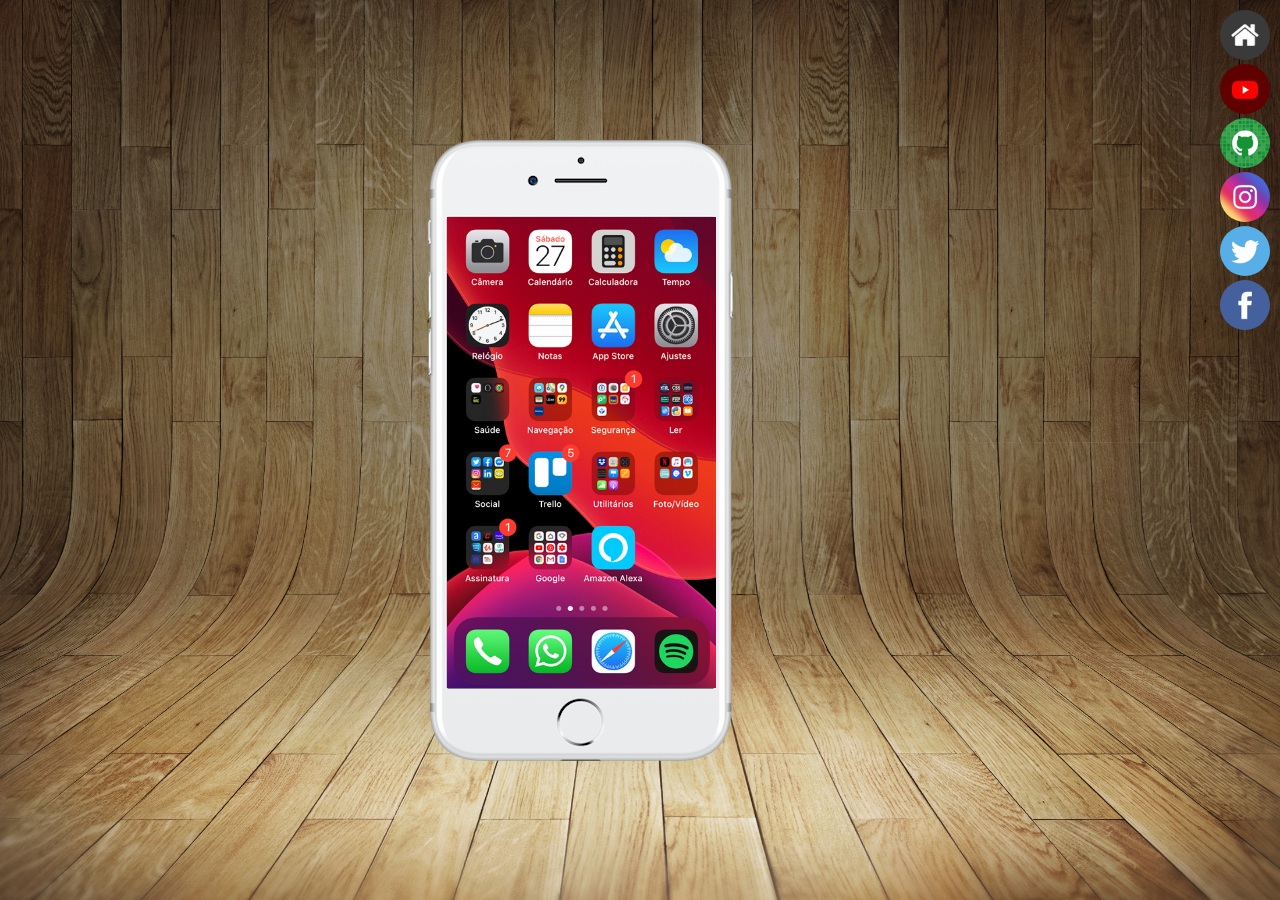
<file: index.html>
<!DOCTYPE html>
<html lang="pt-br">
  <head>
    <meta charset="UTF-8" />
    <meta name="viewport" content="width=device-width, initial-scale=1.0" />
    <title>Document</title>
    <link rel="stylesheet" href="/estilo/style.css" />
  </head>
  <body>
    <main>
      <section id="celular">
           <iframe src="paginasDoSite/home.html"  frameborder="0"  name="frame"  id="tela"></iframe>
      </section>
        <section>
            <ul>
                <li><a href="paginasDoSite/home.html" target="frame"><img src="imagens/logo-home.jpg" alt=""></img></a></li>
                <li><a href="paginasDoSite/youtube.html" target="frame"><img src="imagens/logo-youtube.jpg" alt=""></img></a></li>
                <li><a href="paginasDoSite/github.html" target="frame"><img src="imagens/logo-github.jpg" alt=""></img></a></li>
                <li><a href="paginasDoSite/insta.html" target="frame"><img src="imagens/logo-instagram.jpg" alt=""></img></a></li>
                <li><a href="paginasDoSite/twitter.html" target="frame"><img src="imagens/logo-twitter.jpg" alt=""></img></a></li>
                <li><a href="paginasDoSite/face.html" target="frame"><img src="imagens/logo-facebook.jpg" alt=""></img></a></li>
            </ul>
        </section>
    </main>
  </body>
</html>
</file>
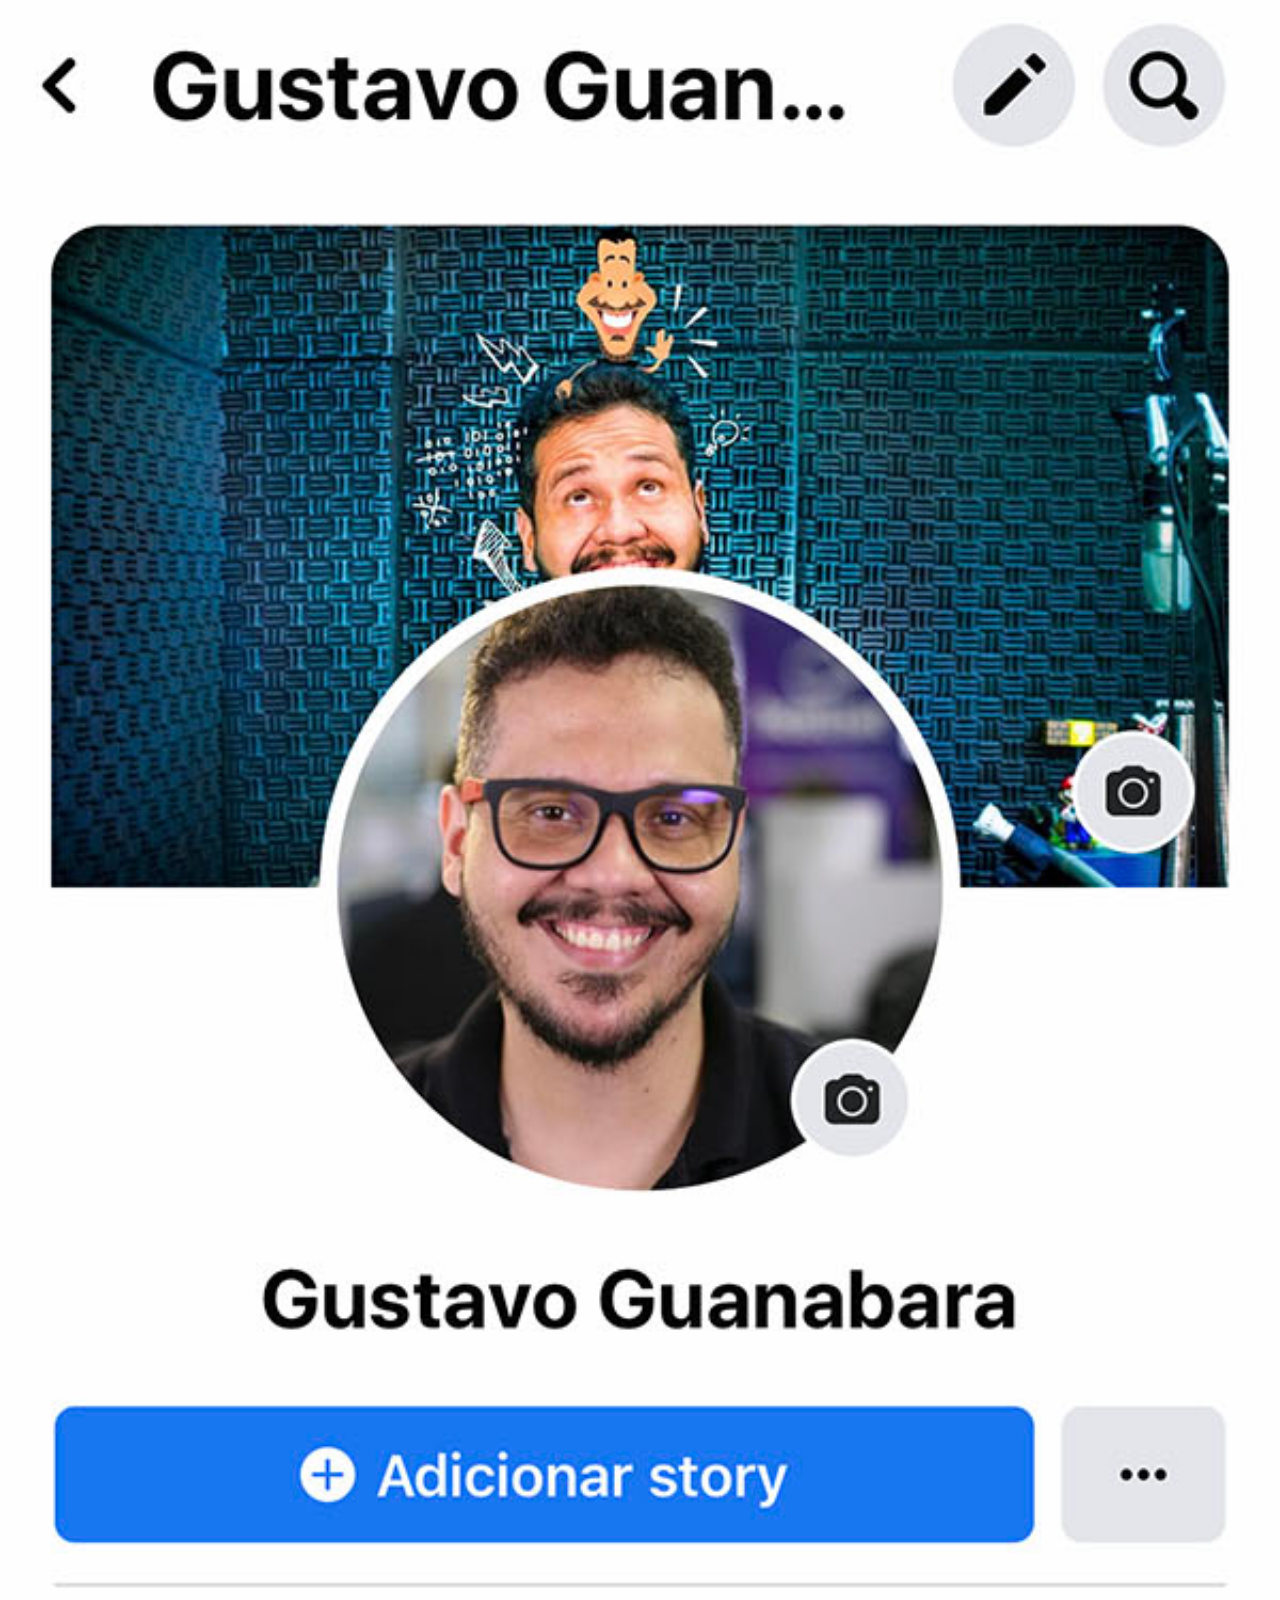
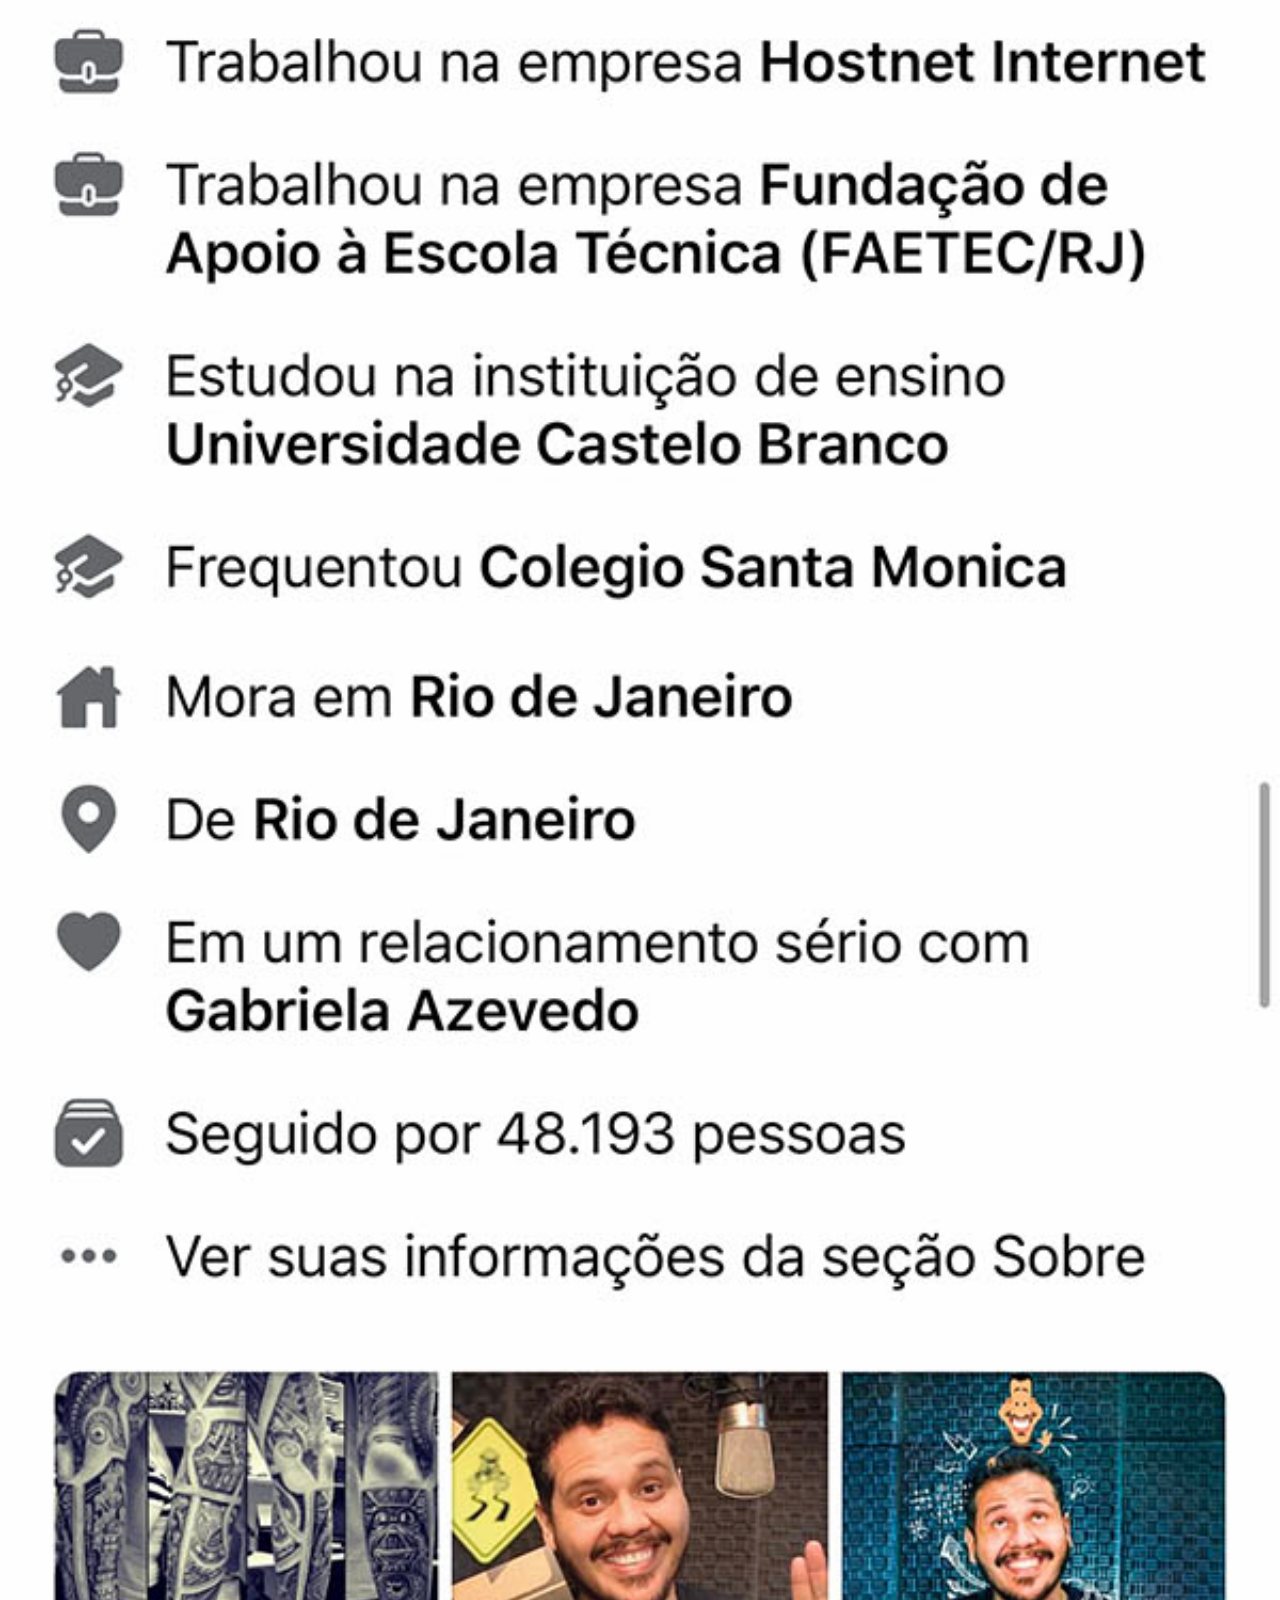
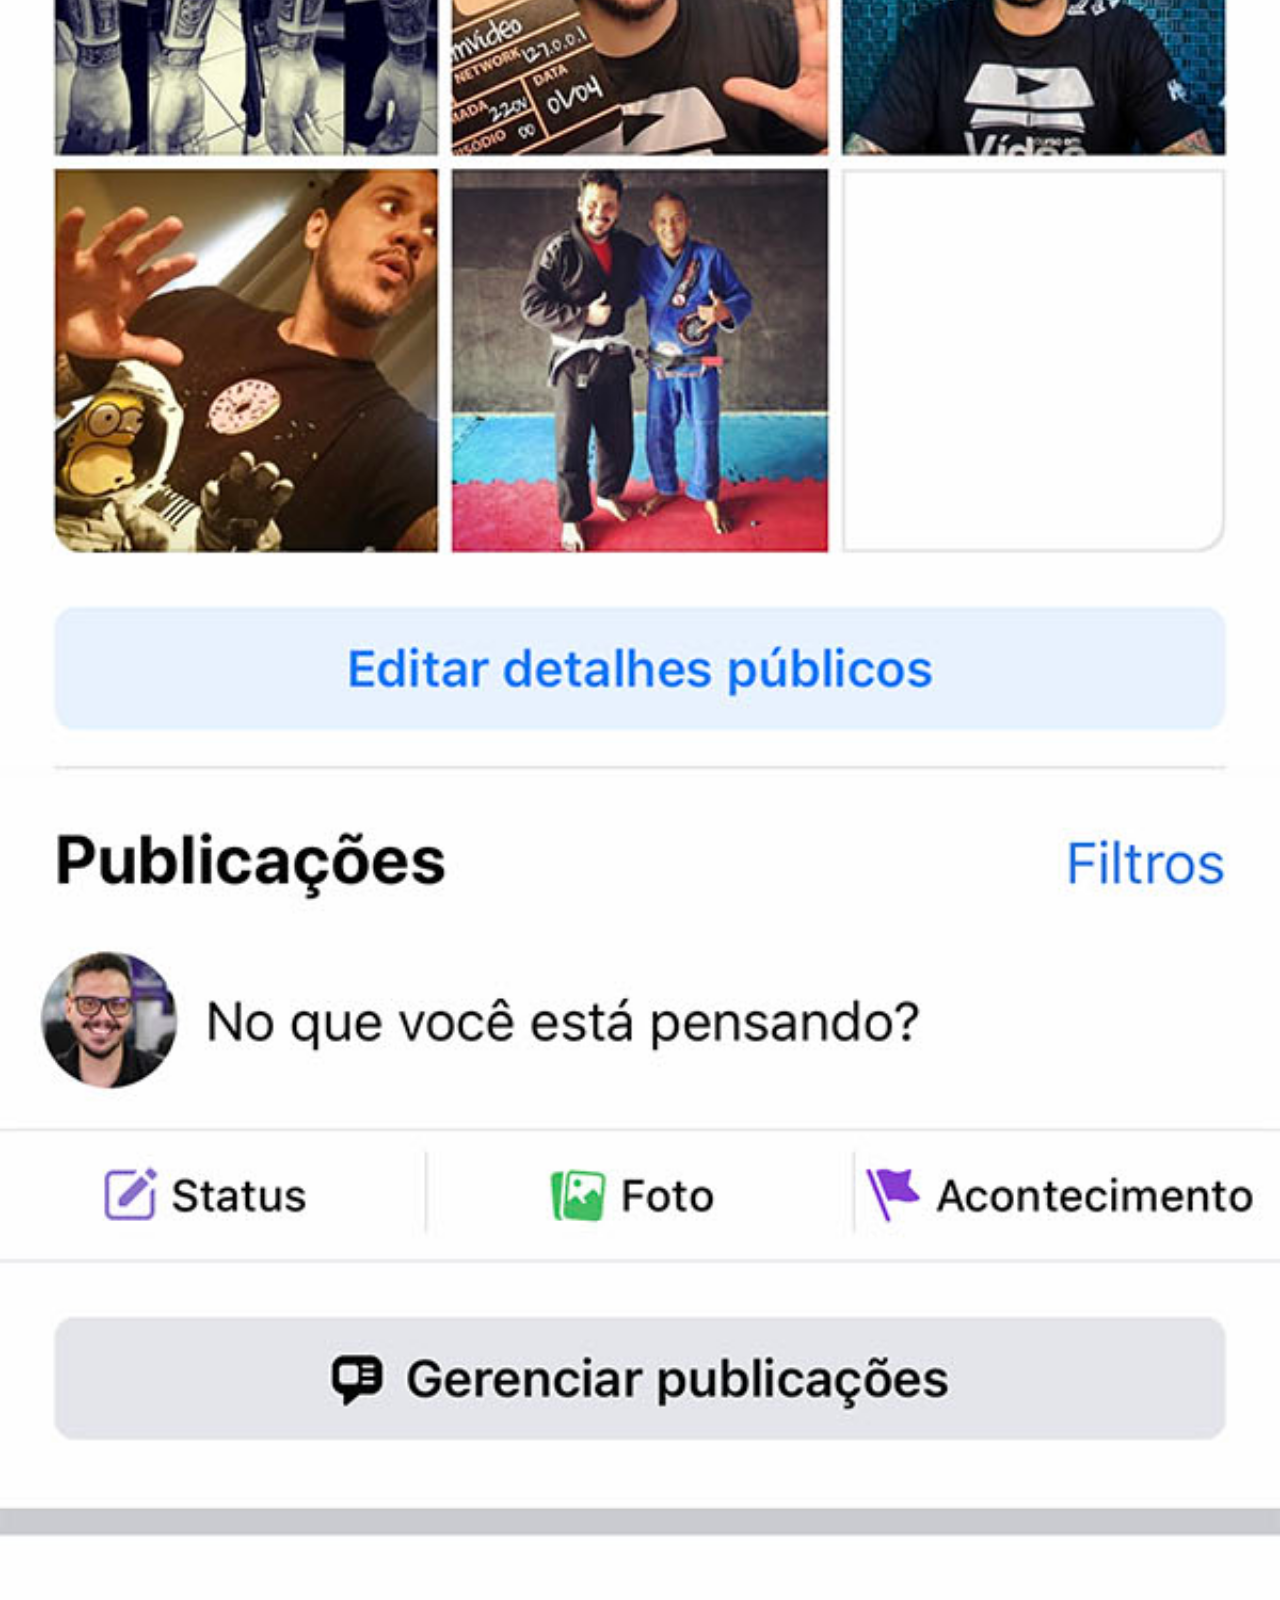
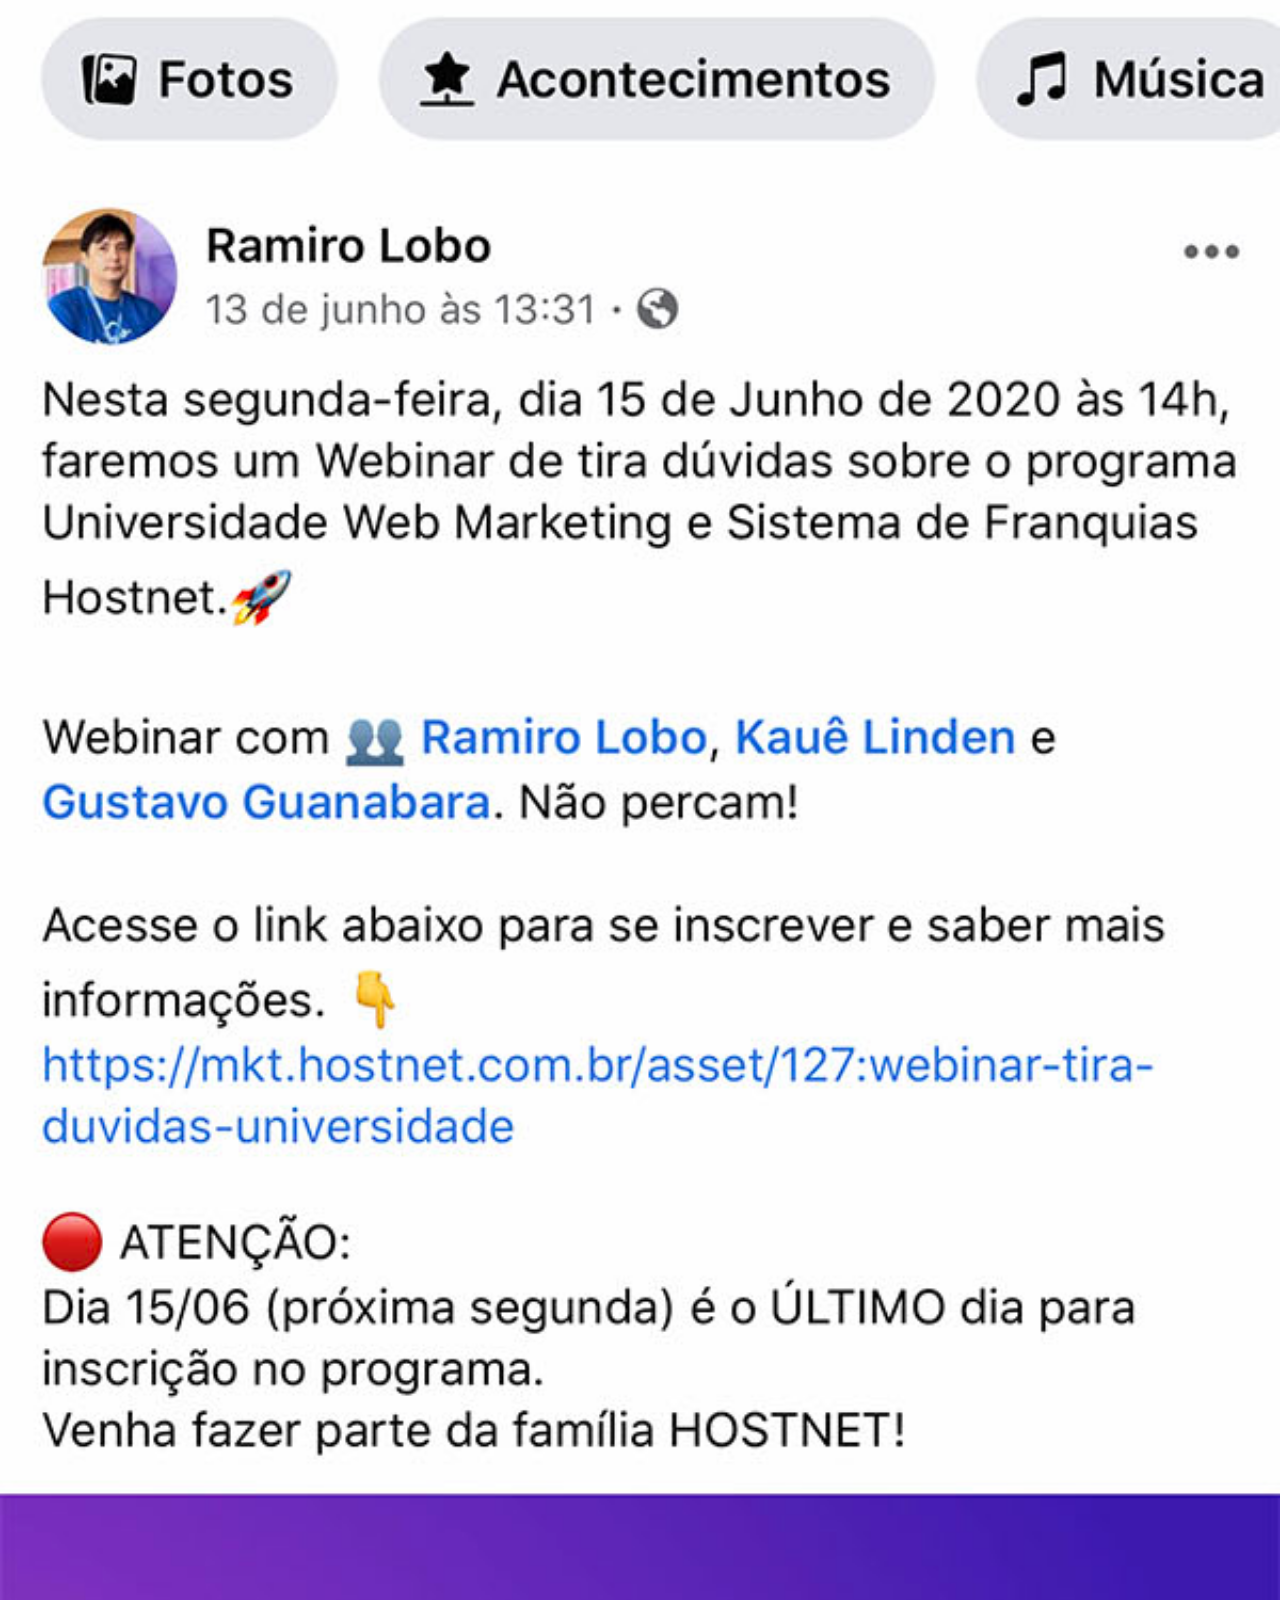
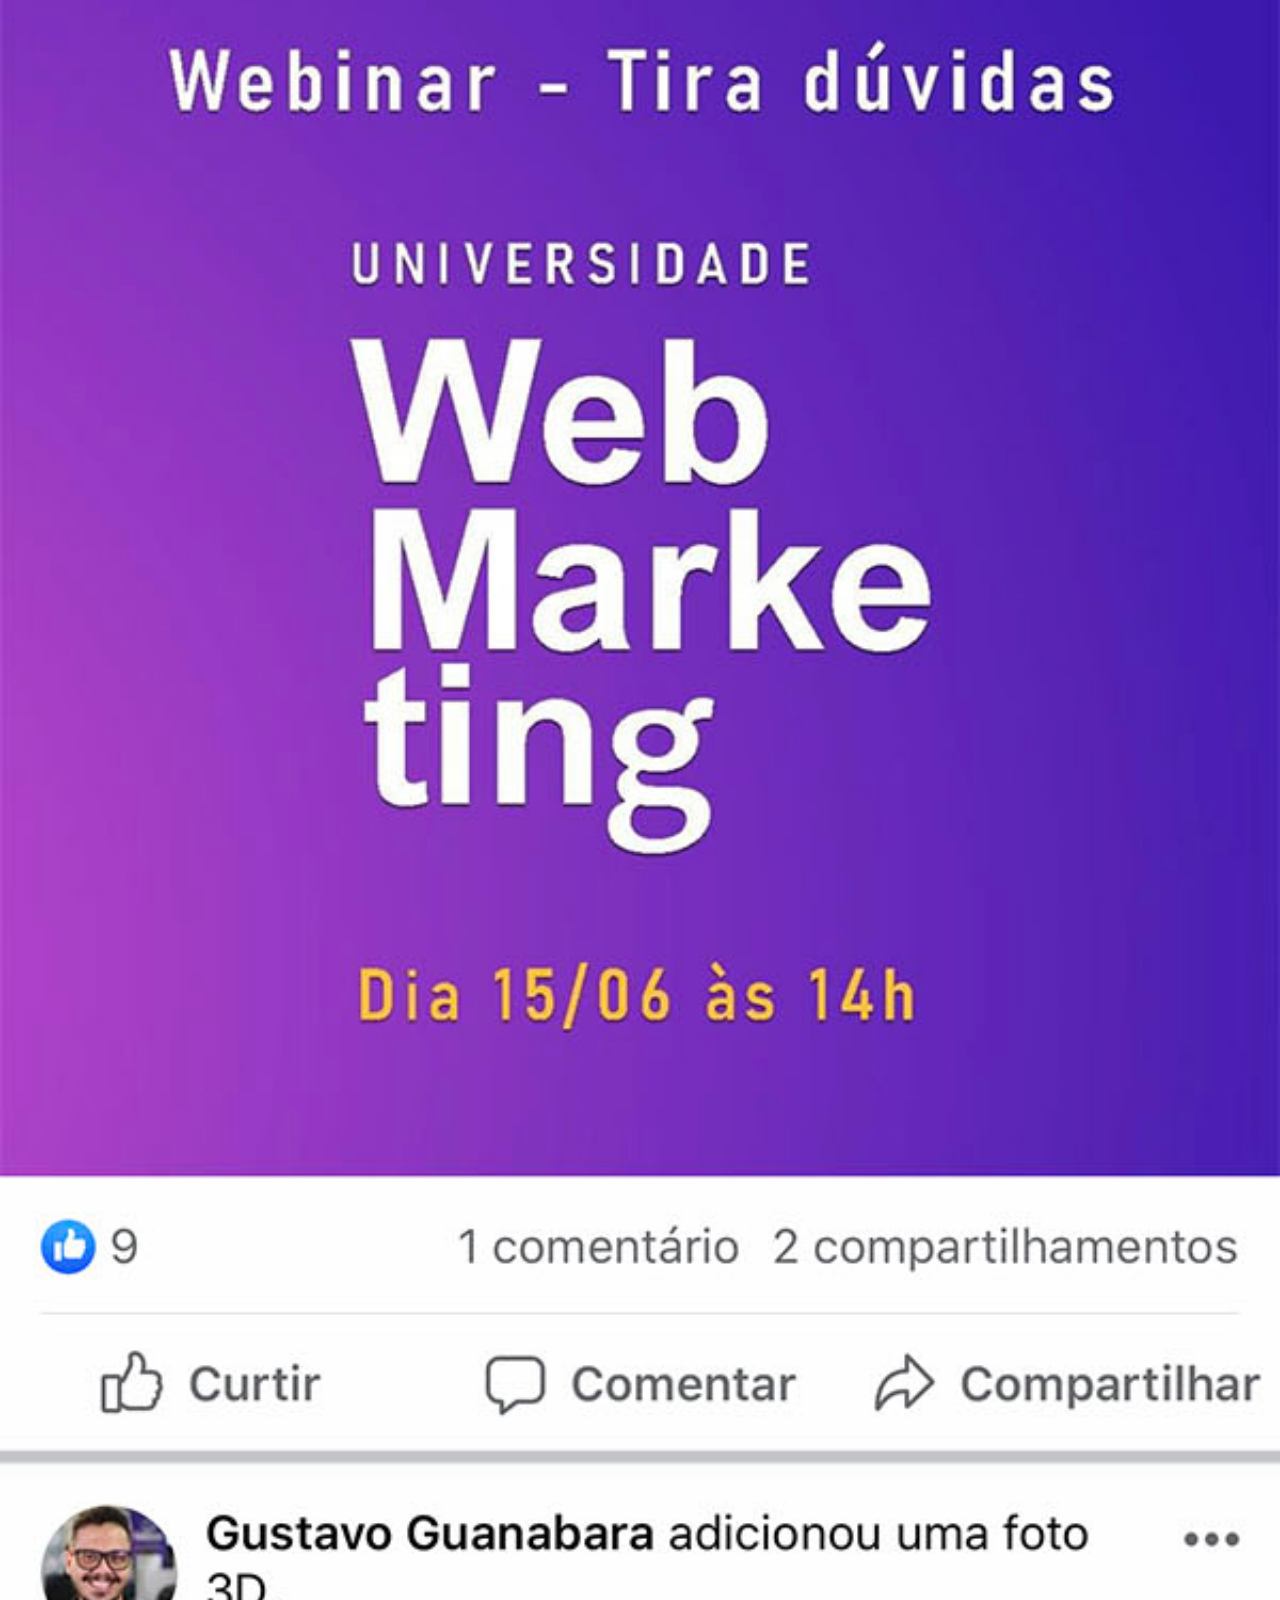
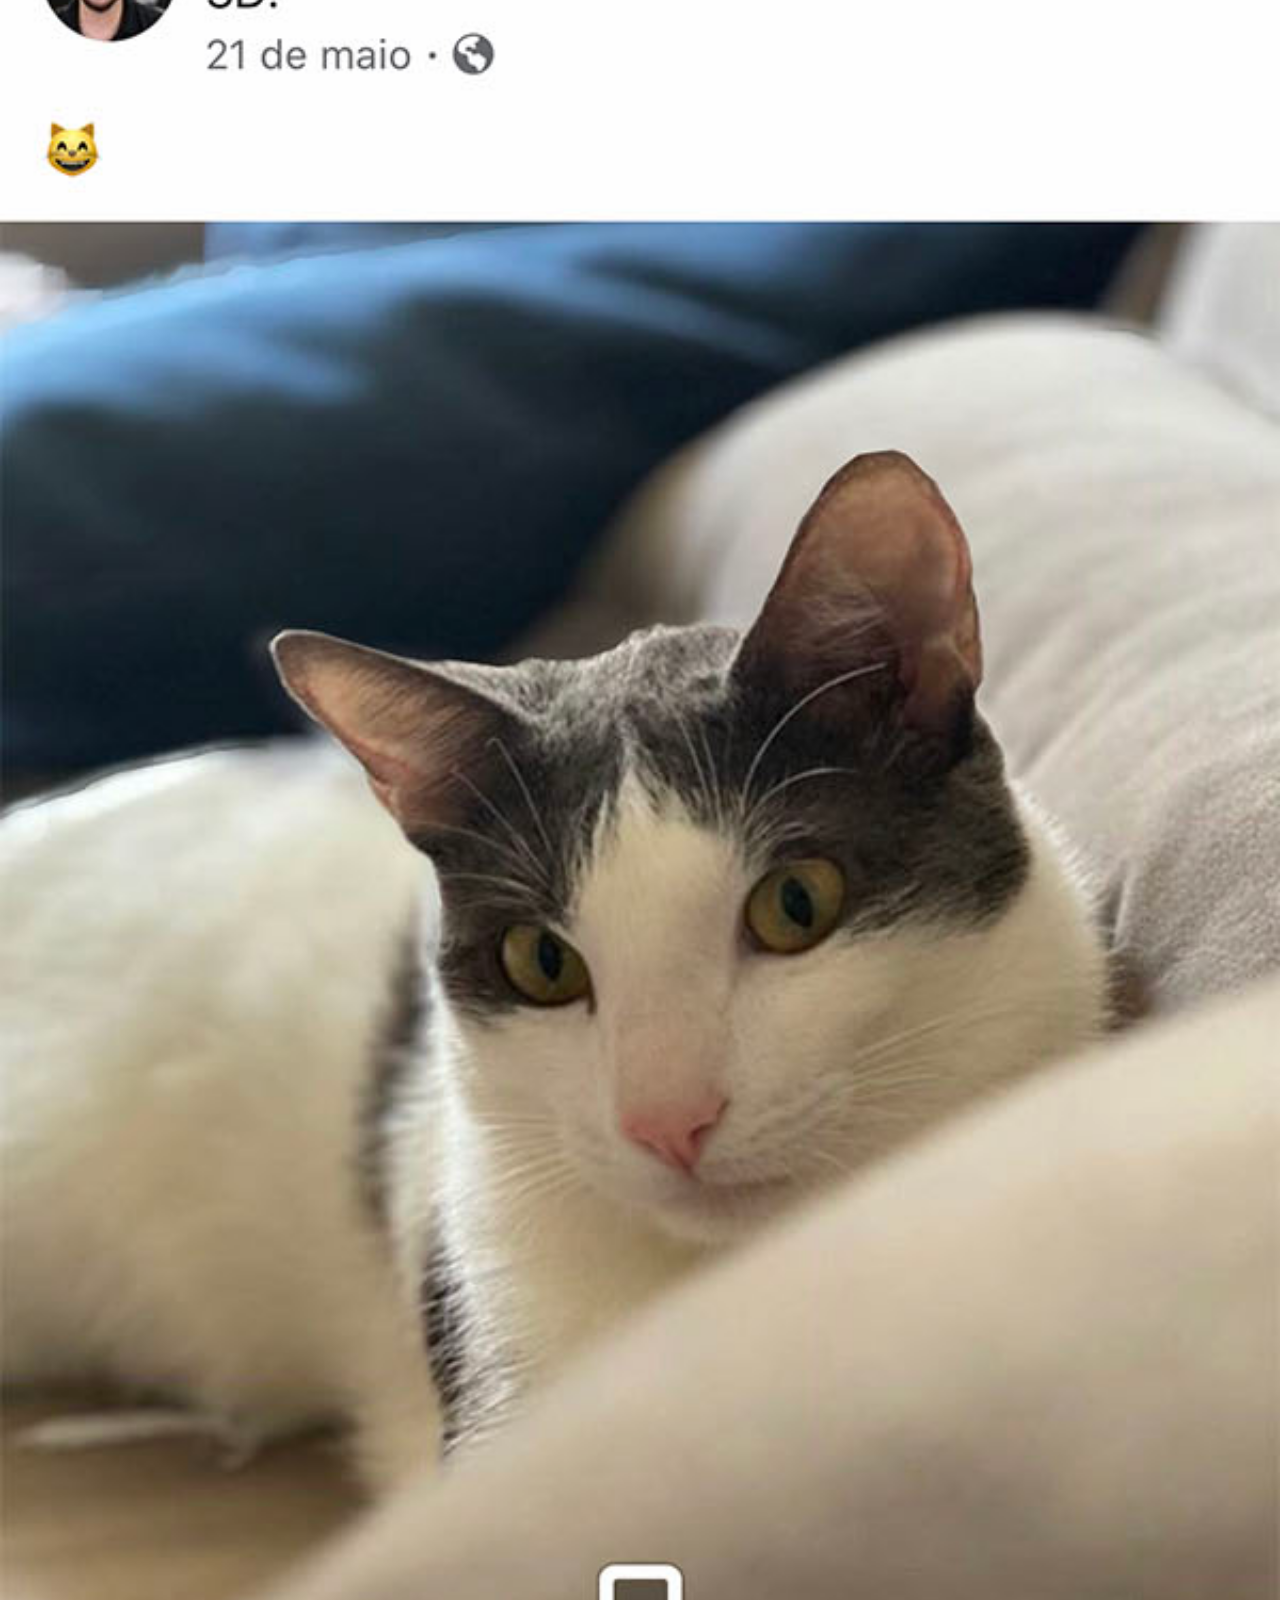
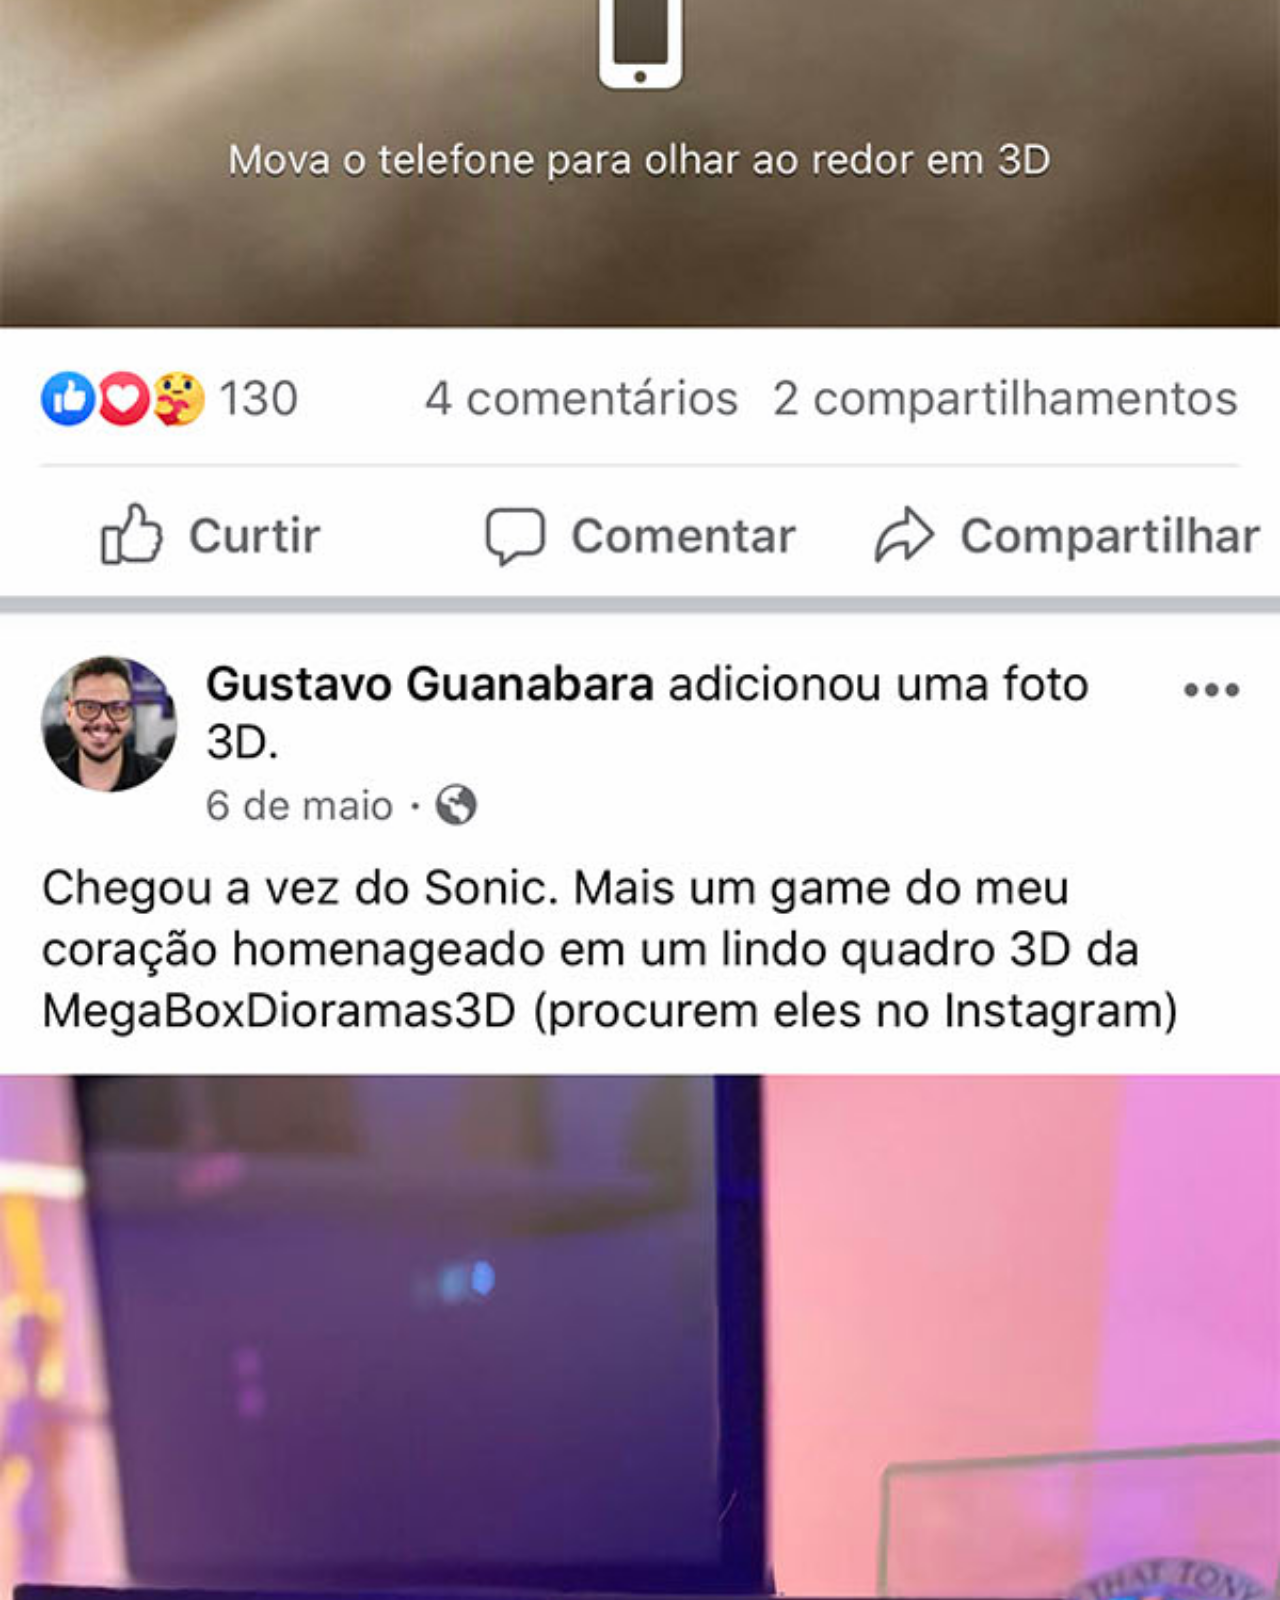
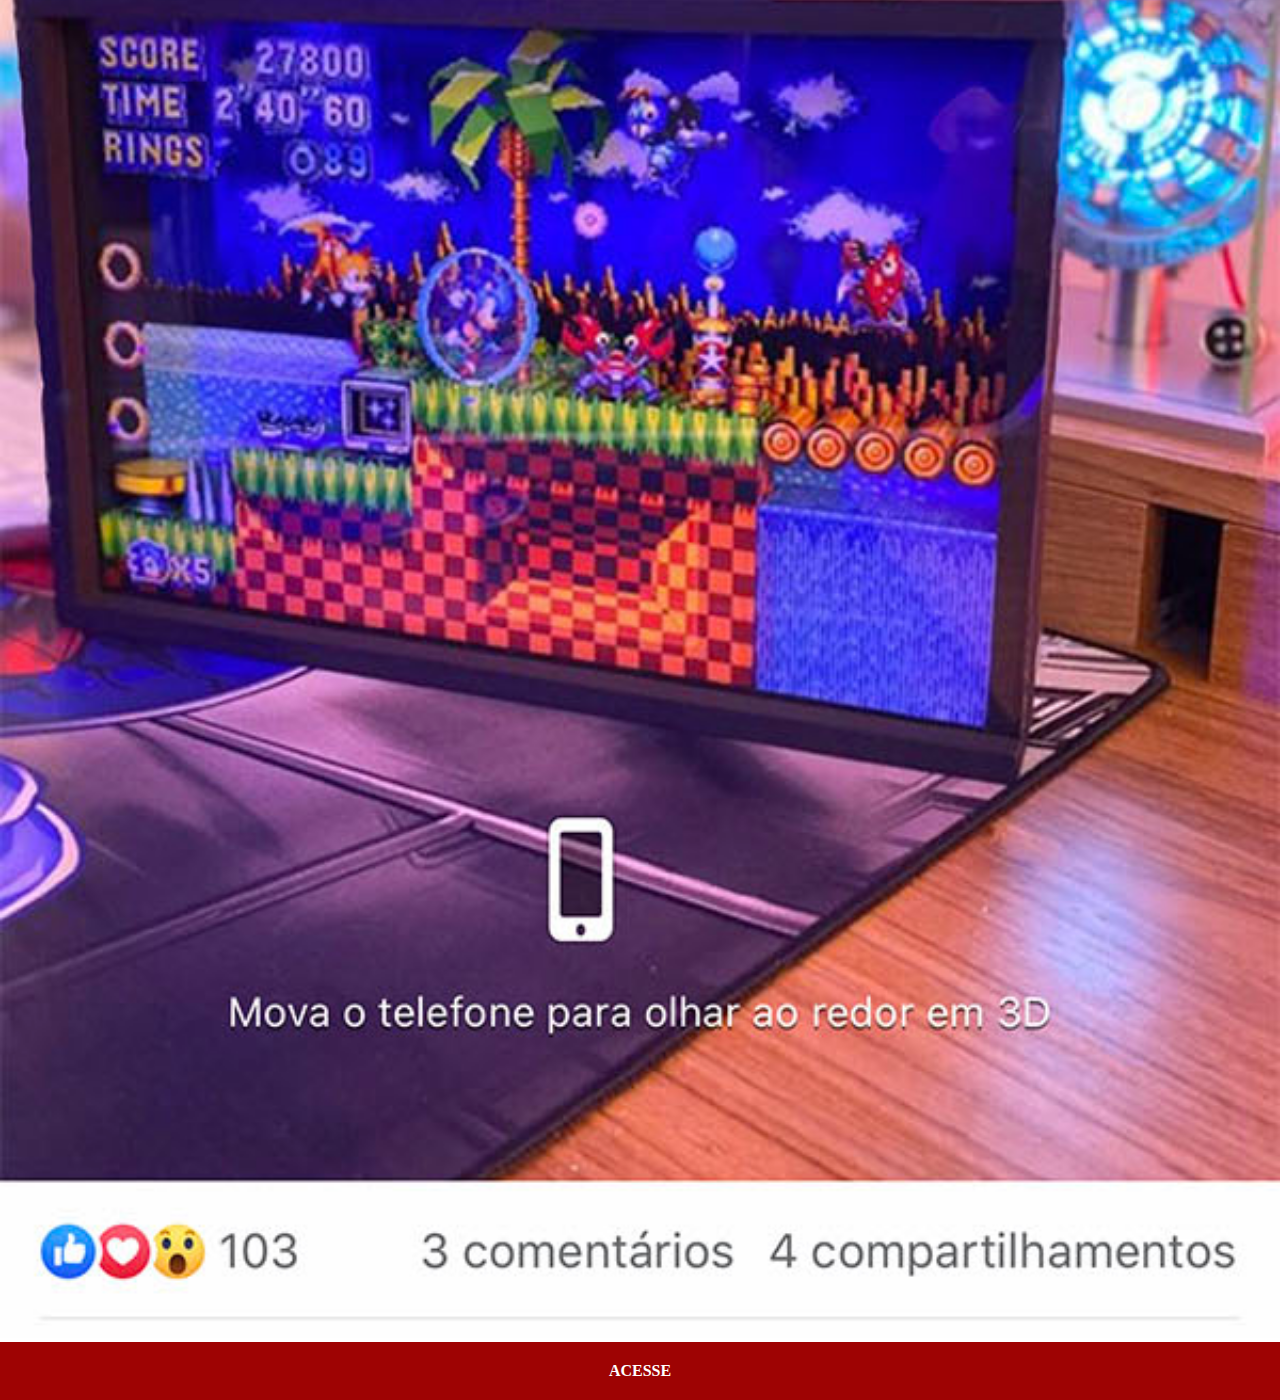
<file: paginasDoSite/face.html>
<!DOCTYPE html>
<html lang="en">
  <head>
    <meta charset="UTF-8" />
    <meta name="viewport" content="width=device-width, initial-scale=1.0" />
    <title>Document</title>
    <link rel="stylesheet" href="../estilo/social.css" />
  </head>
  <body>
    <img src="../imagens/tela-facebook.jpg" alt="" />
    <a href="">ACESSE</a>
  </body>
</html>
</file>
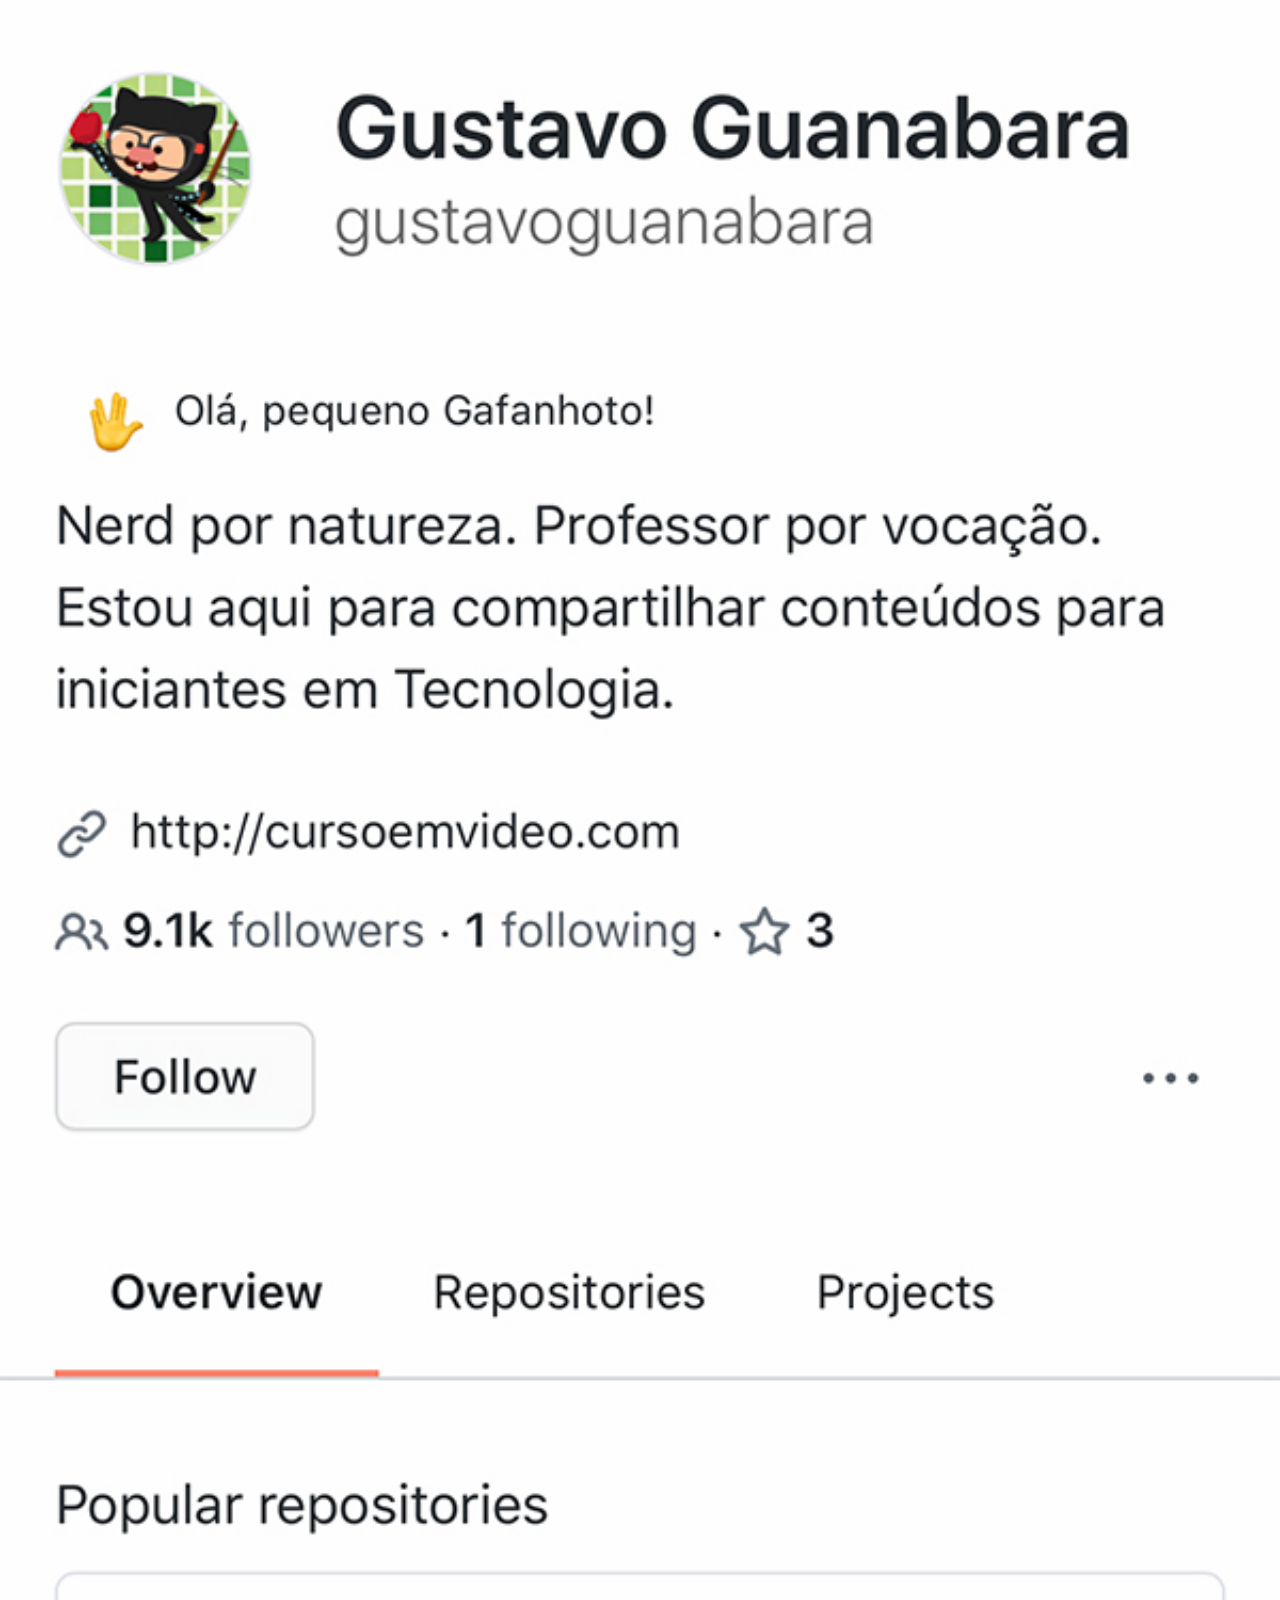
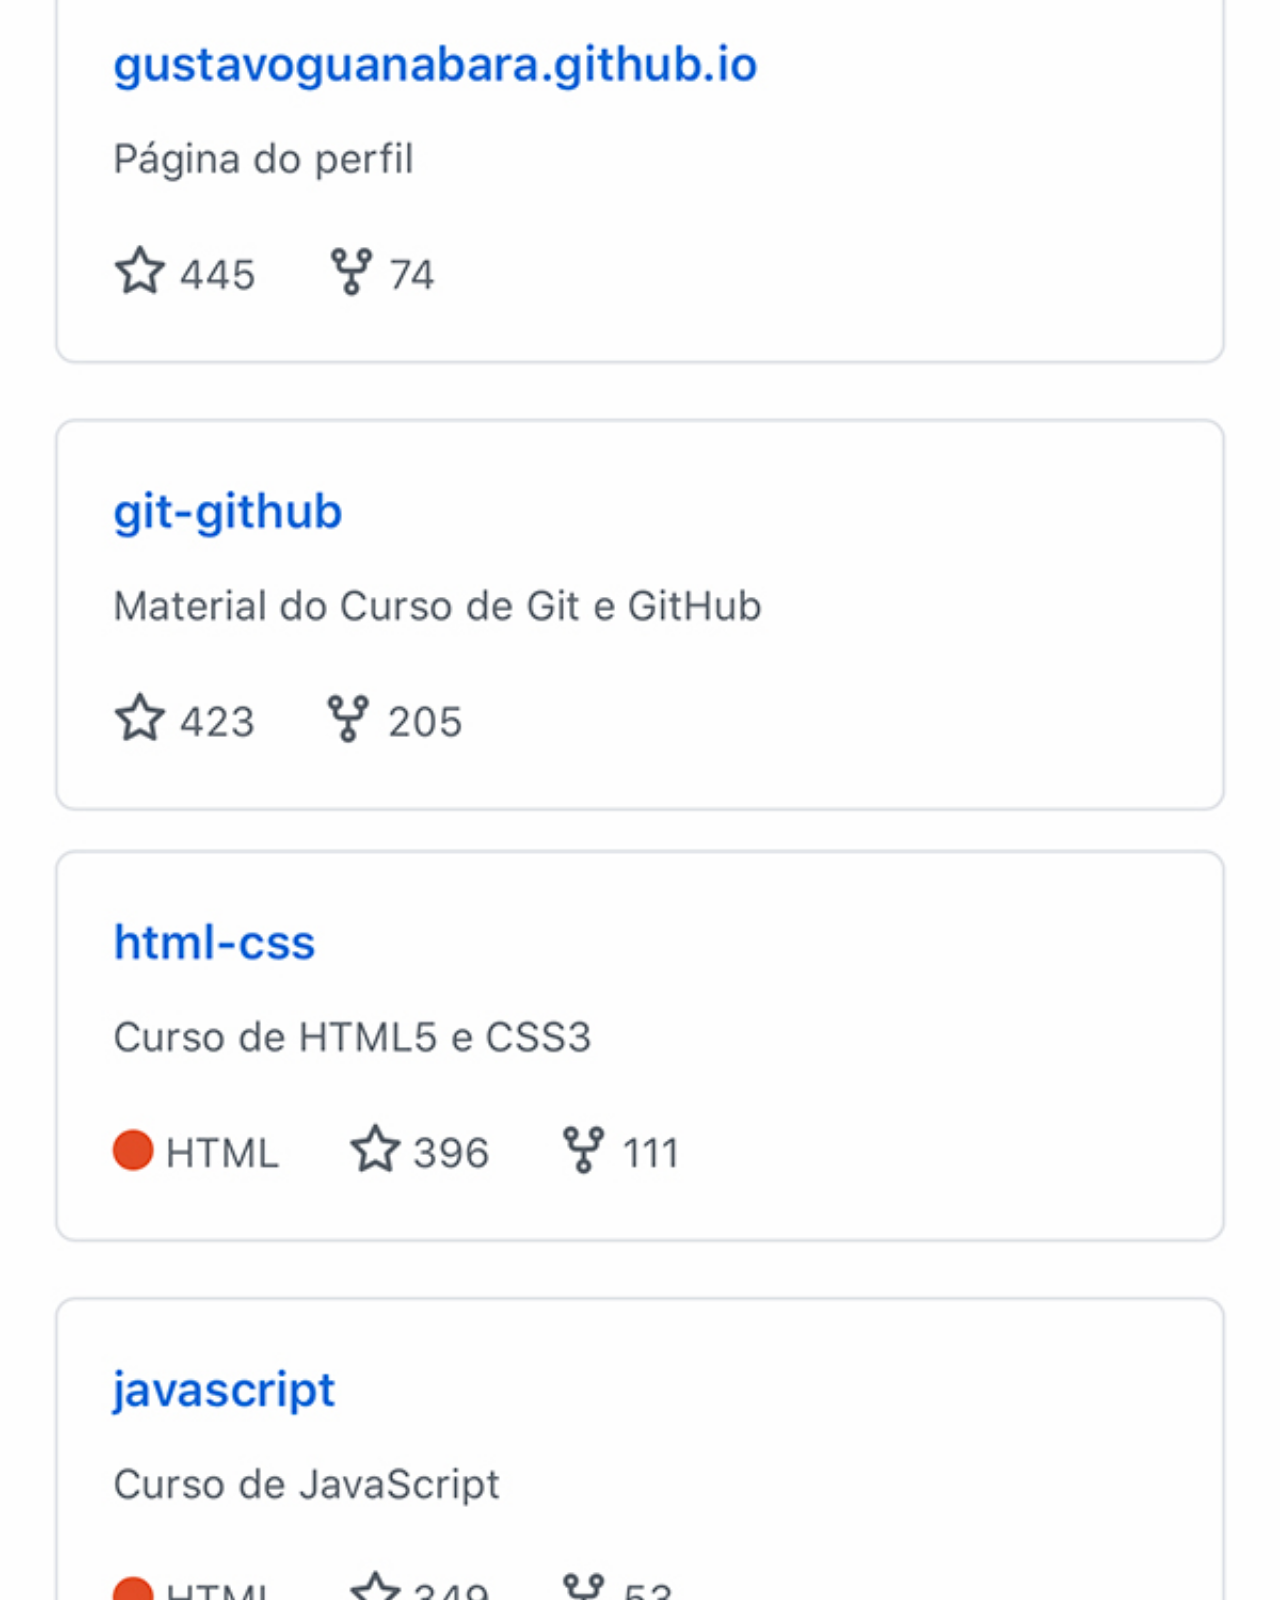
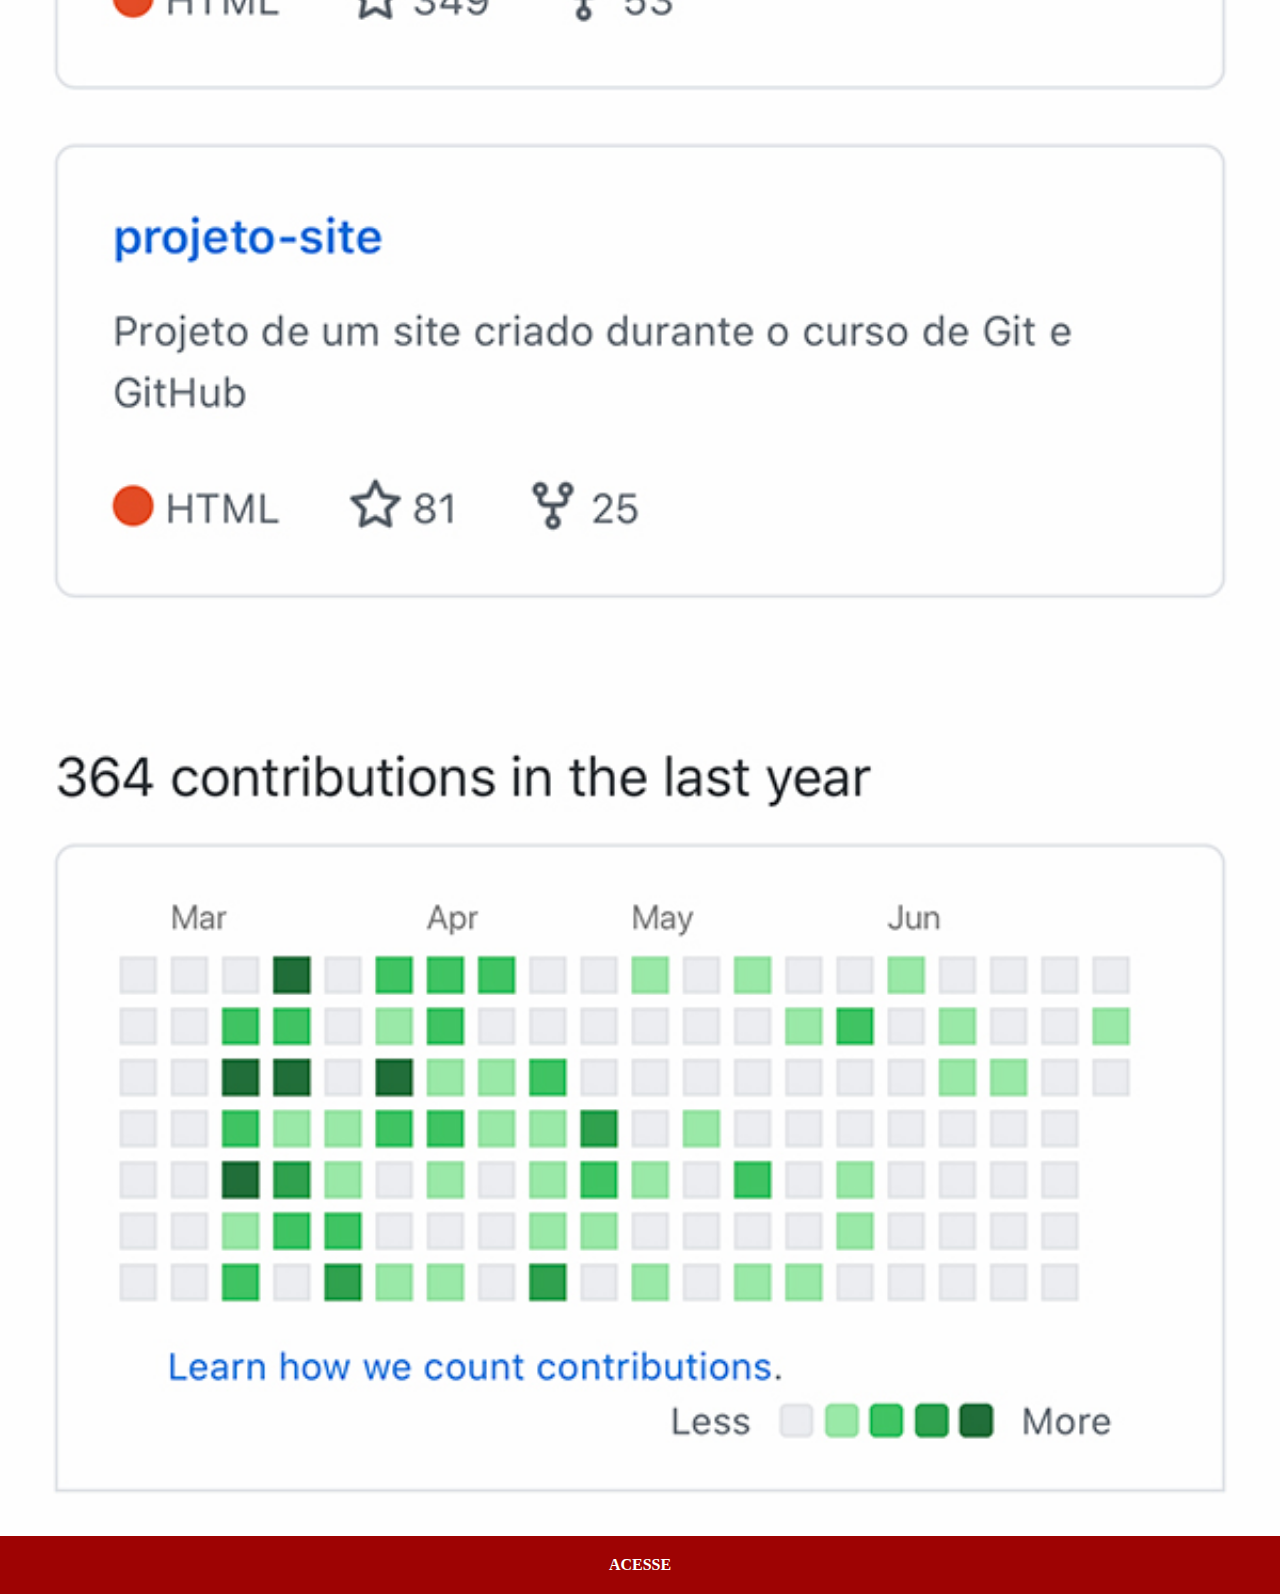
<file: paginasDoSite/github.html>
<!DOCTYPE html>
<html lang="en">
  <head>
    <meta charset="UTF-8" />
    <meta name="viewport" content="width=device-width, initial-scale=1.0" />
    <title>Document</title>
    <link rel="stylesheet" href="../estilo/social.css" />
  </head>
  <body>
    <img src="../imagens/tela-github.jpg" alt="" />
    <a href="">ACESSE</a>
  </body>
</html>
</file>
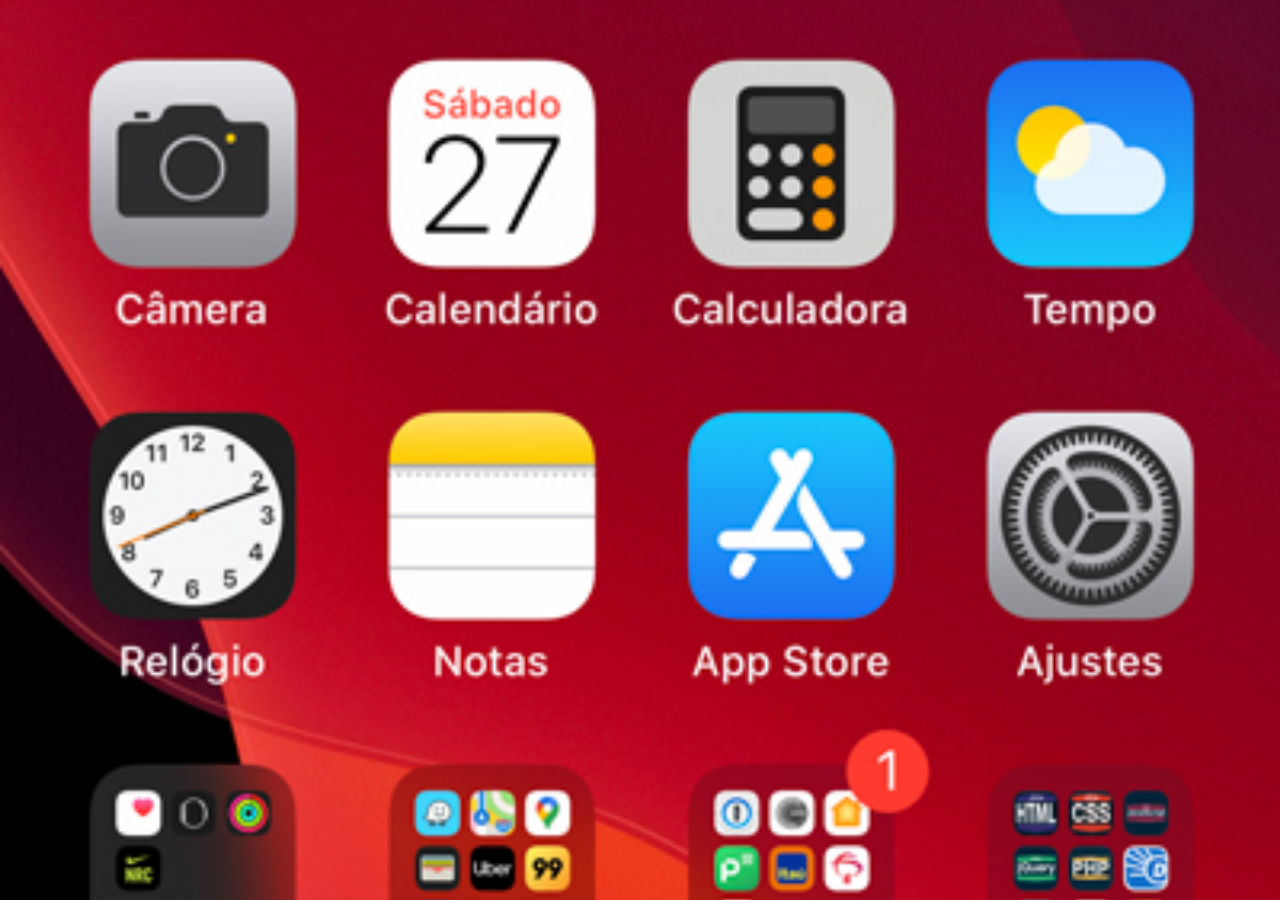
<file: paginasDoSite/home.html>
<!DOCTYPE html>
<html lang="en">
  <head>
    <meta charset="UTF-8" />
    <meta name="viewport" content="width=device-width, initial-scale=1.0" />
    <title>Document</title>
    <link rel="stylesheet" href="../estilo/home.css" />
  </head>
  <body></body>
</html>
</file>
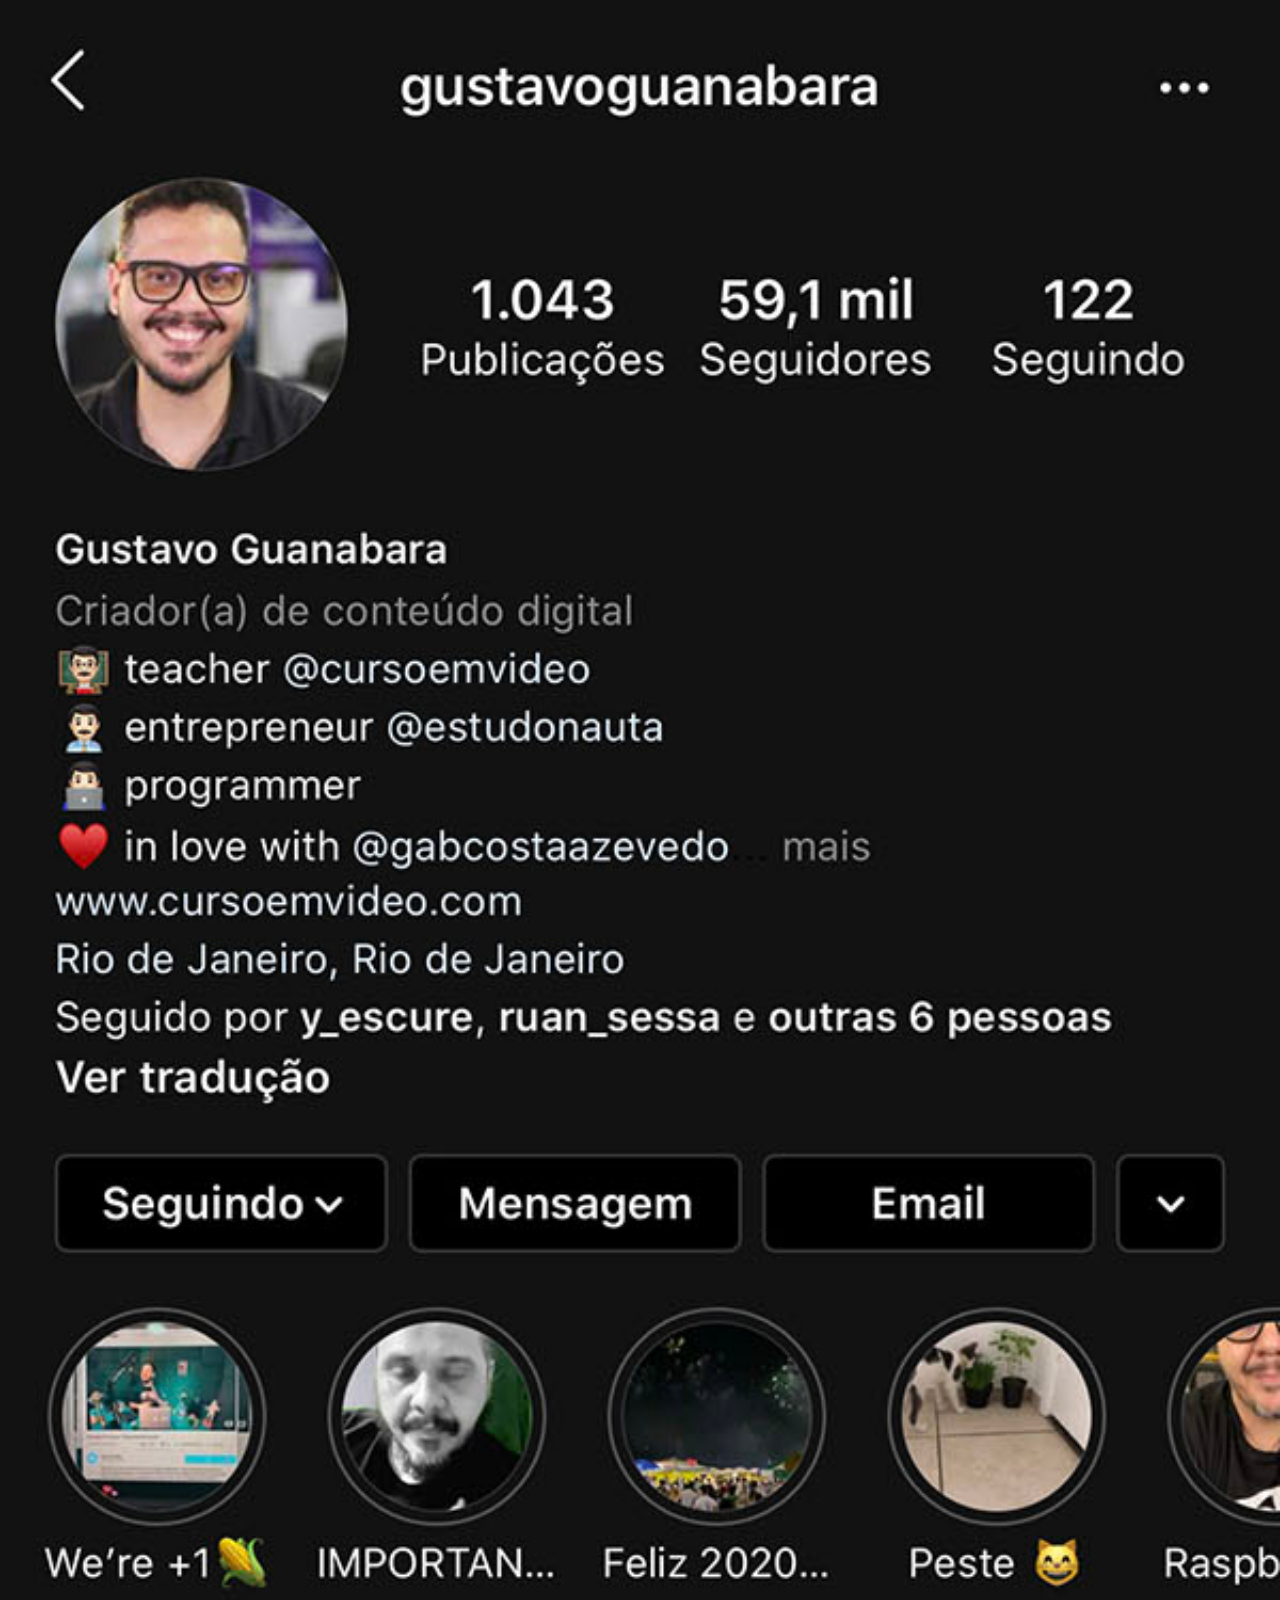
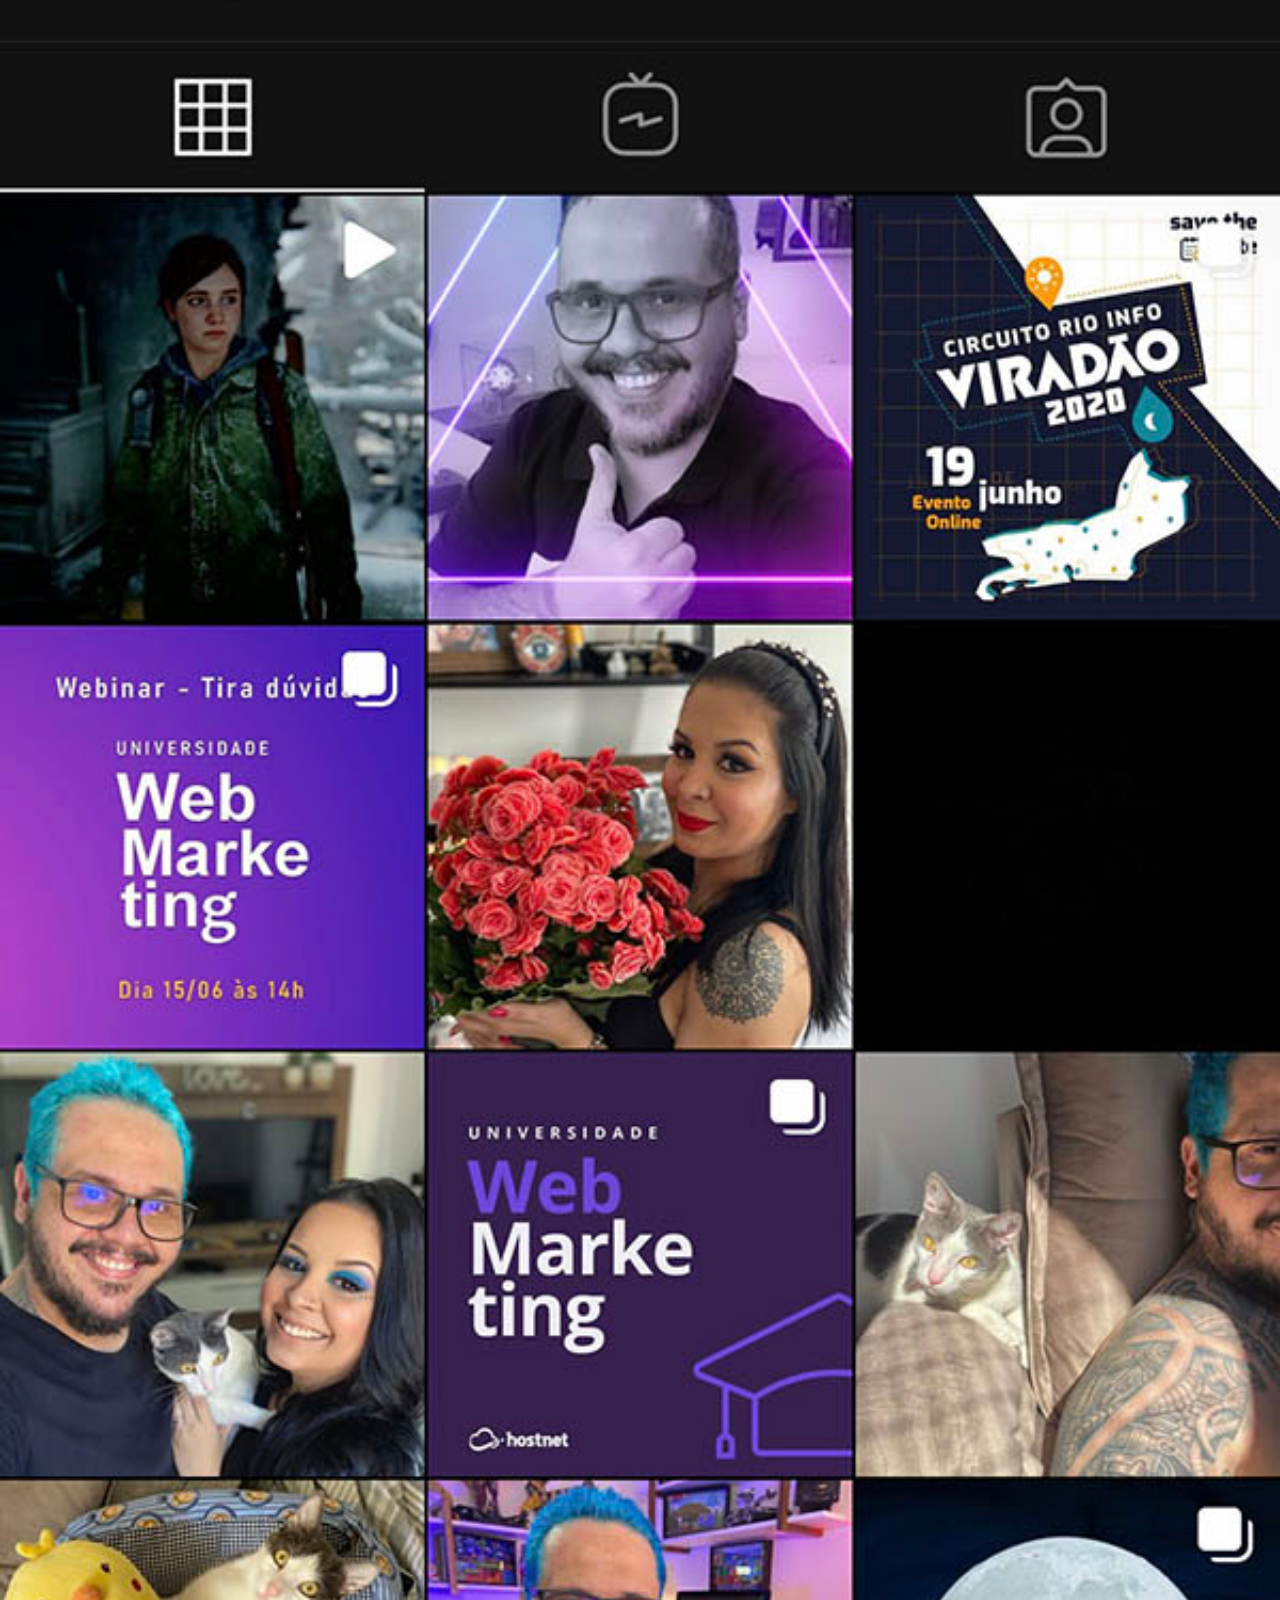
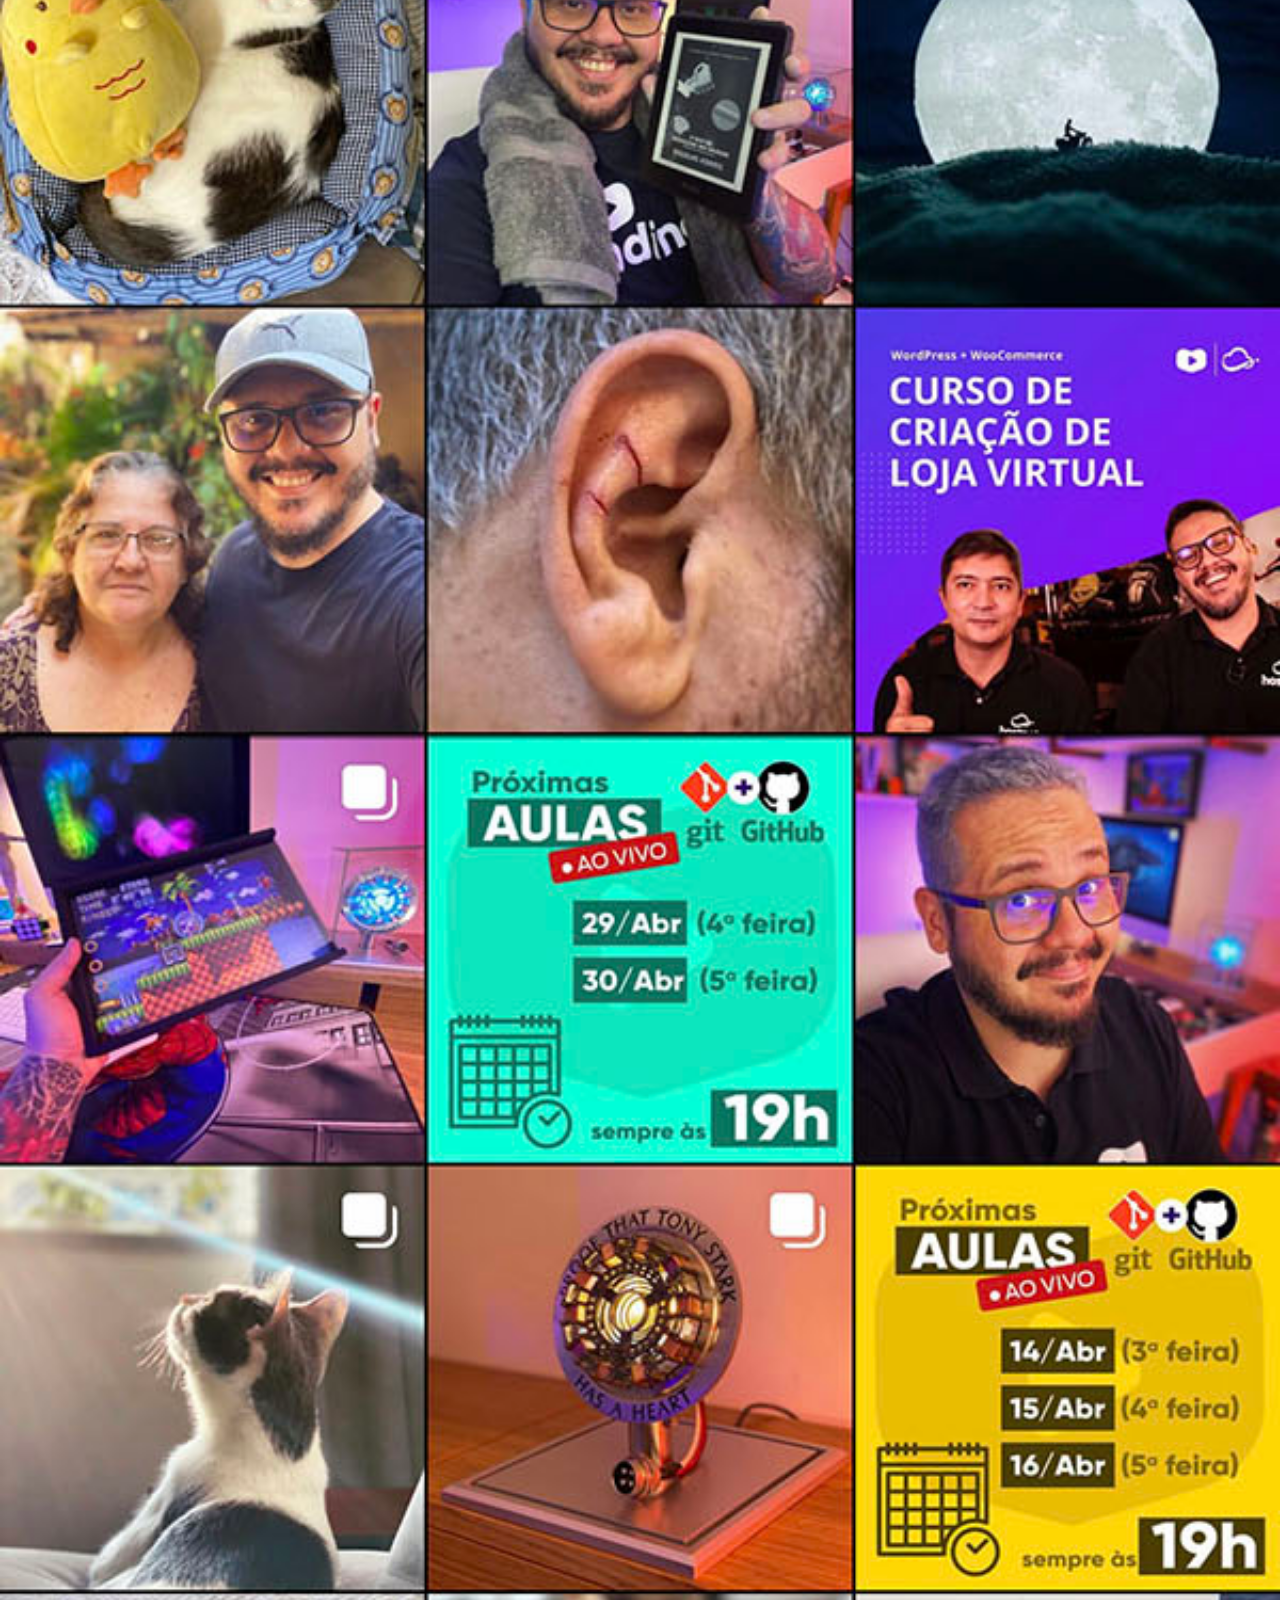
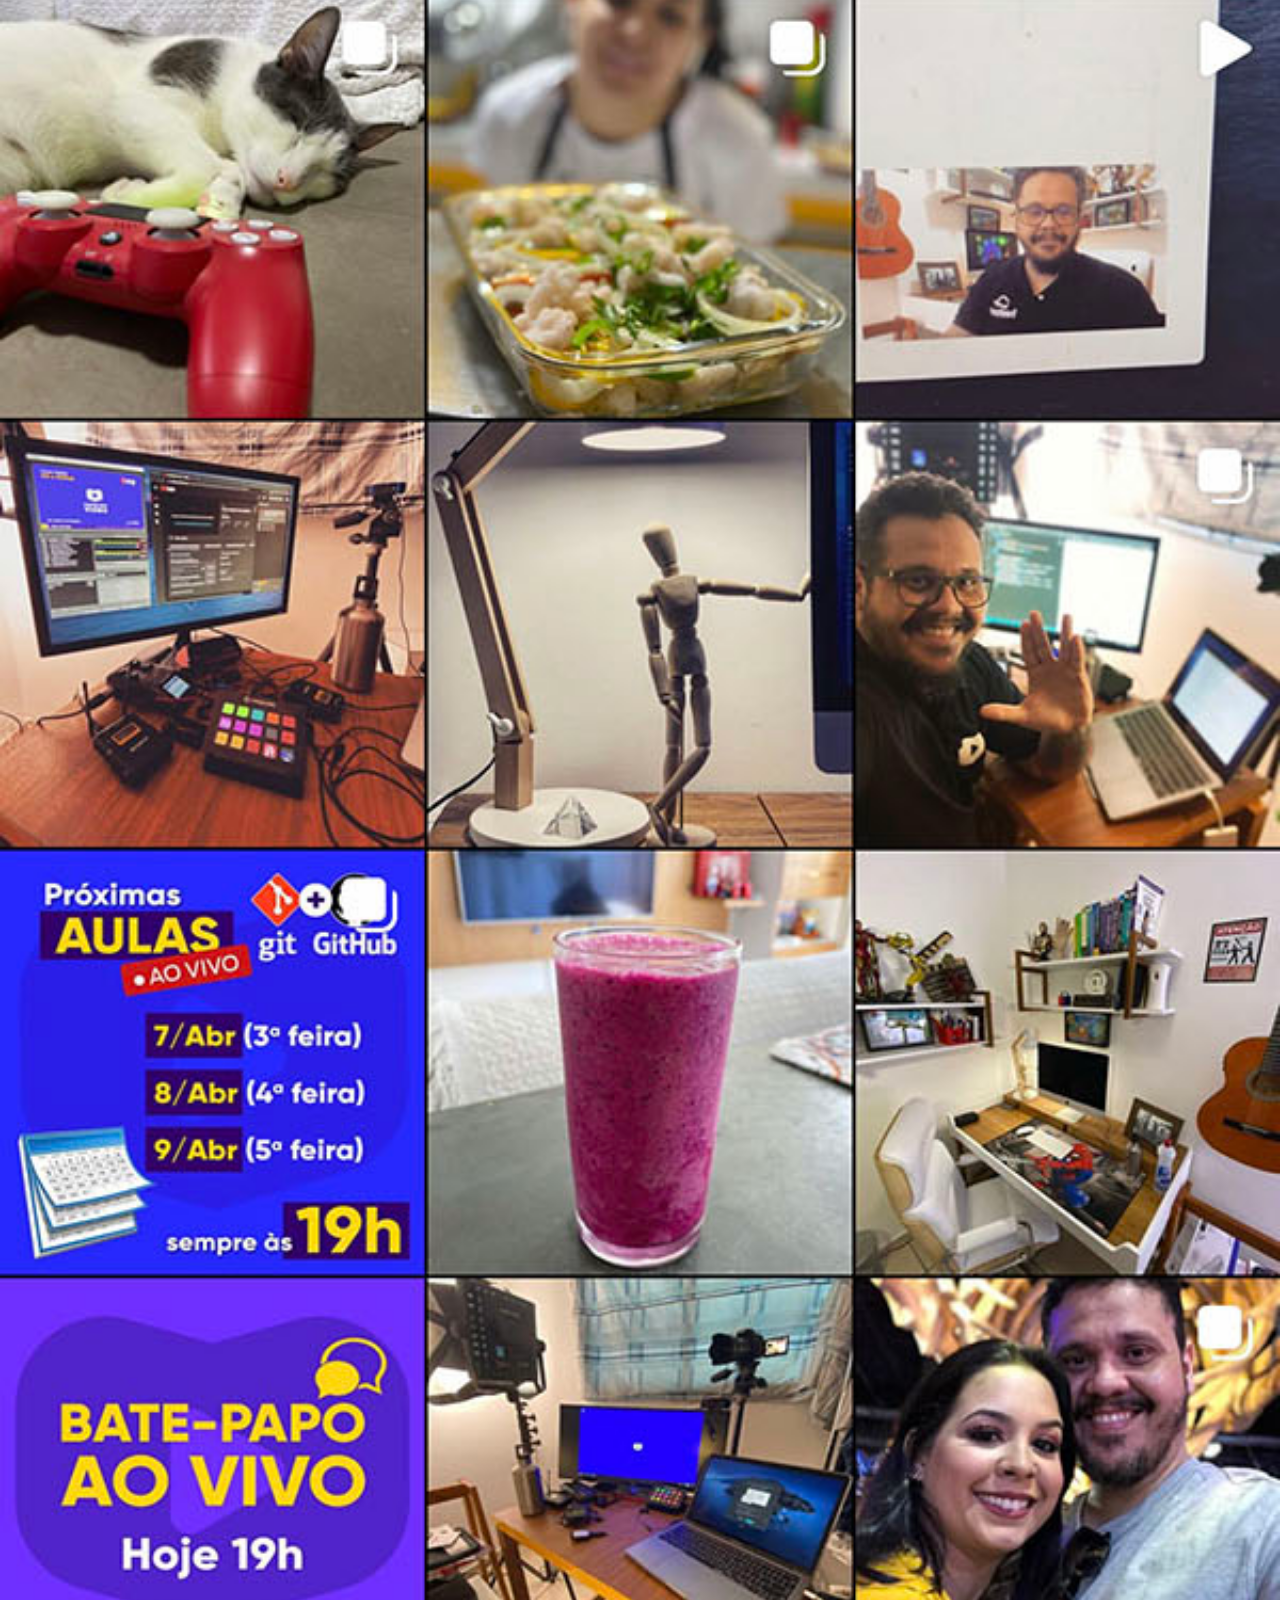
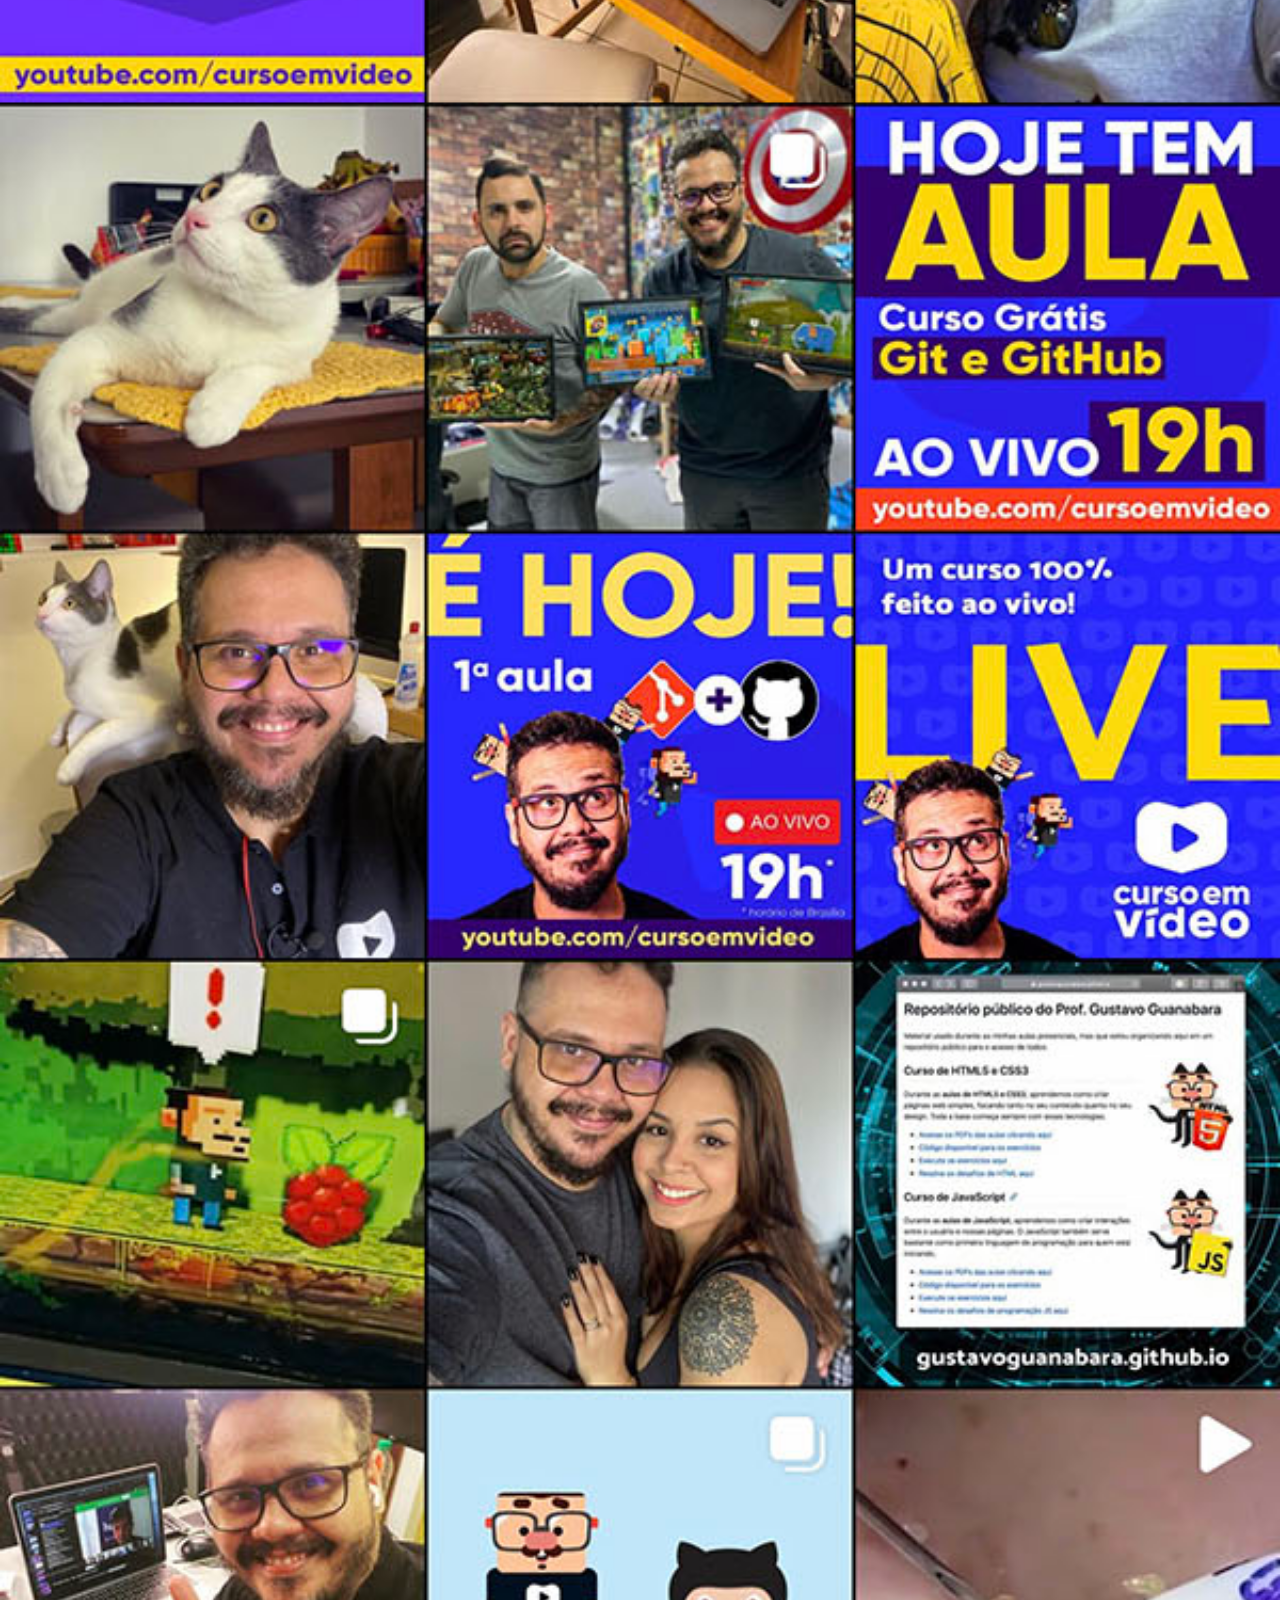
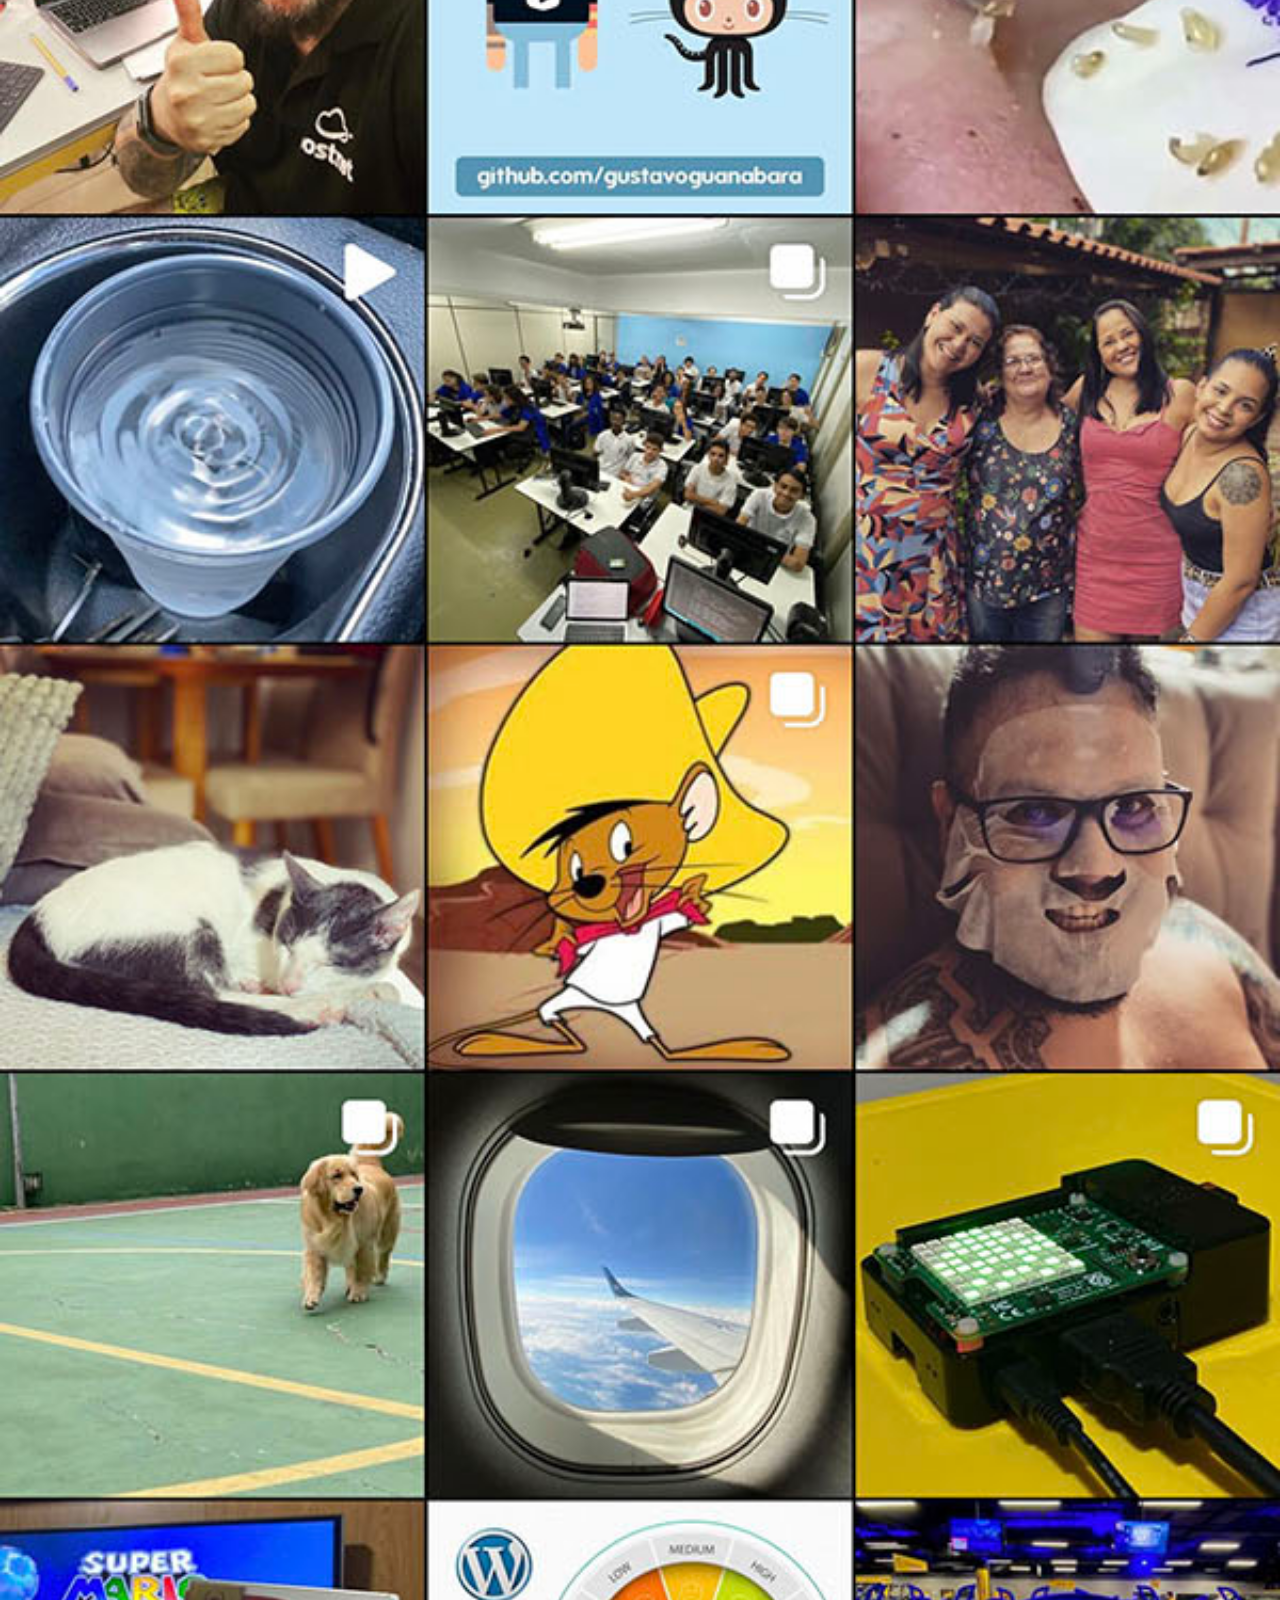
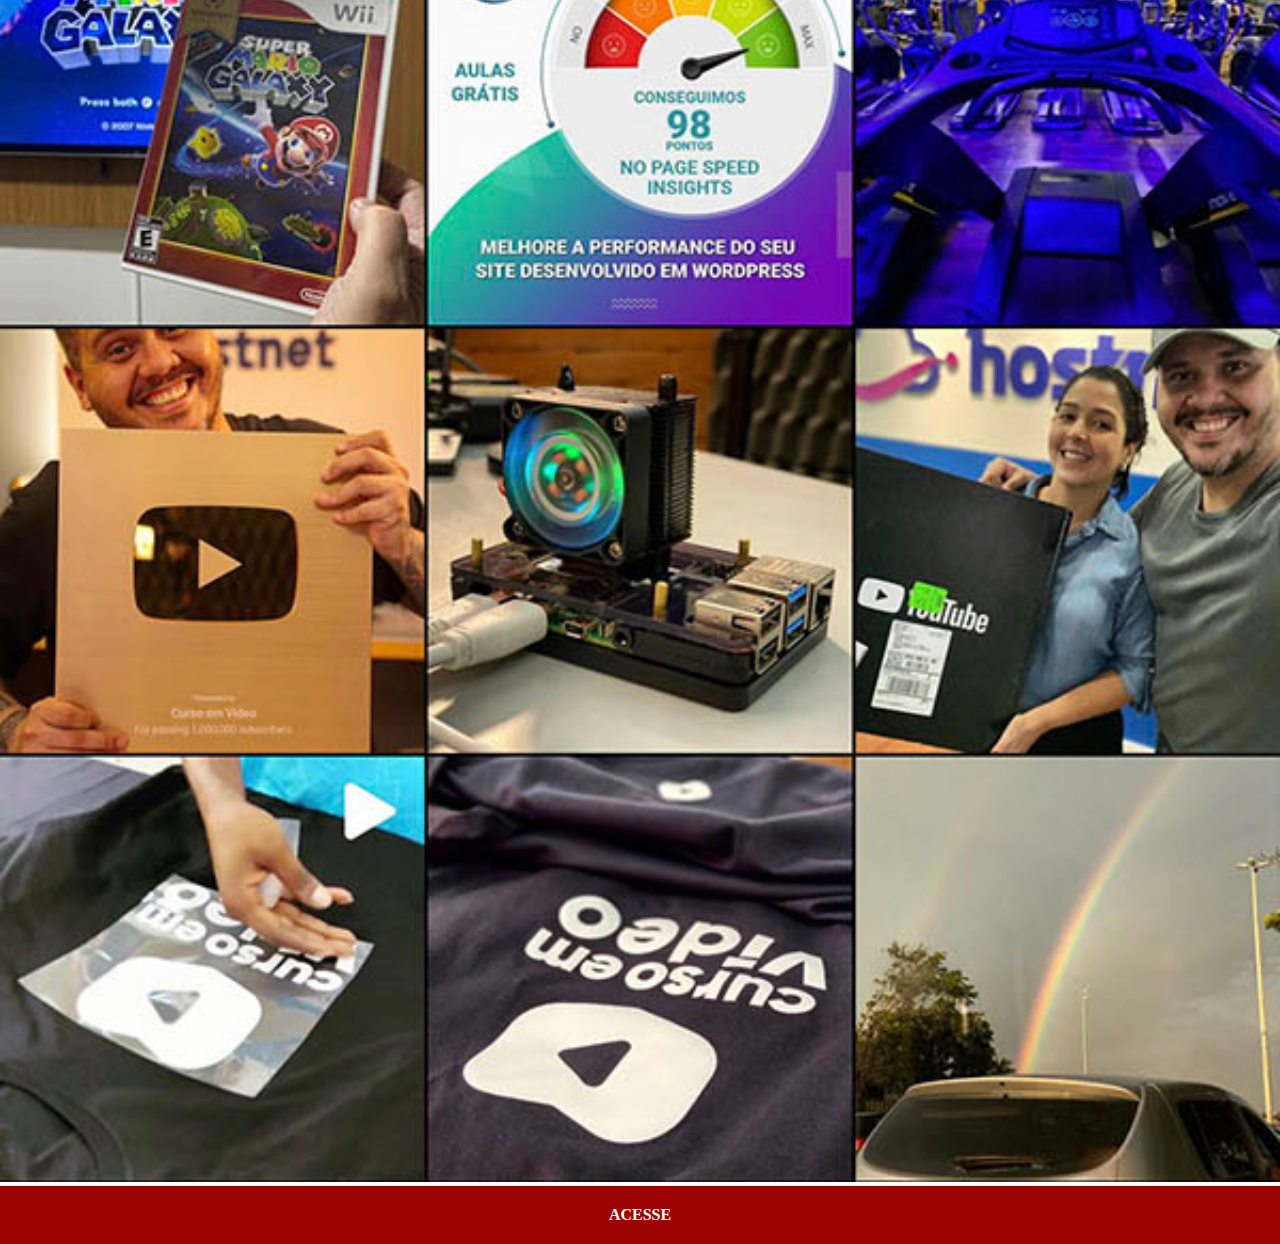
<file: paginasDoSite/insta.html>
<!DOCTYPE html>
<html lang="en">
  <head>
    <meta charset="UTF-8" />
    <meta name="viewport" content="width=device-width, initial-scale=1.0" />
    <title>Document</title>
    <link rel="stylesheet" href="../estilo/social.css" />
  </head>
  <body>
    <img src="../imagens/tela-instagram.jpg" alt="" />
    <a href="">ACESSE</a>
  </body>
</html>
</file>
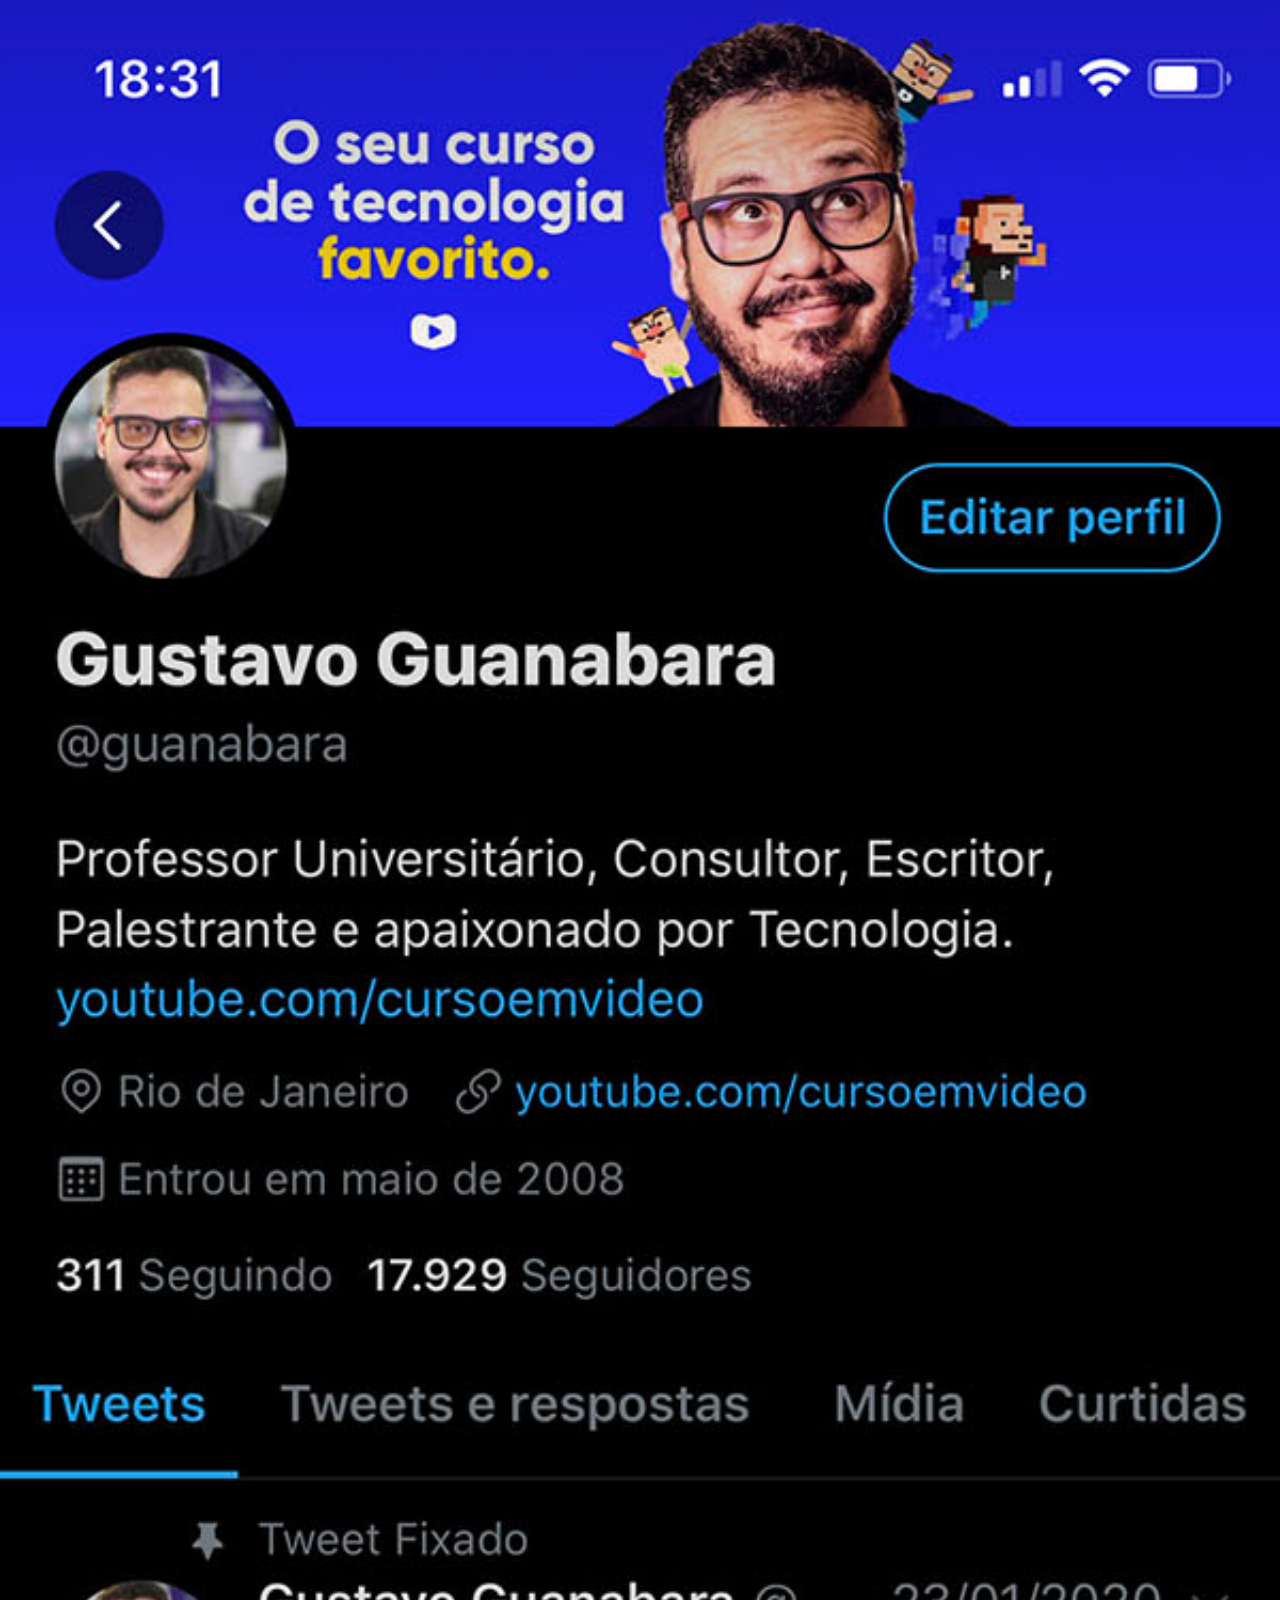
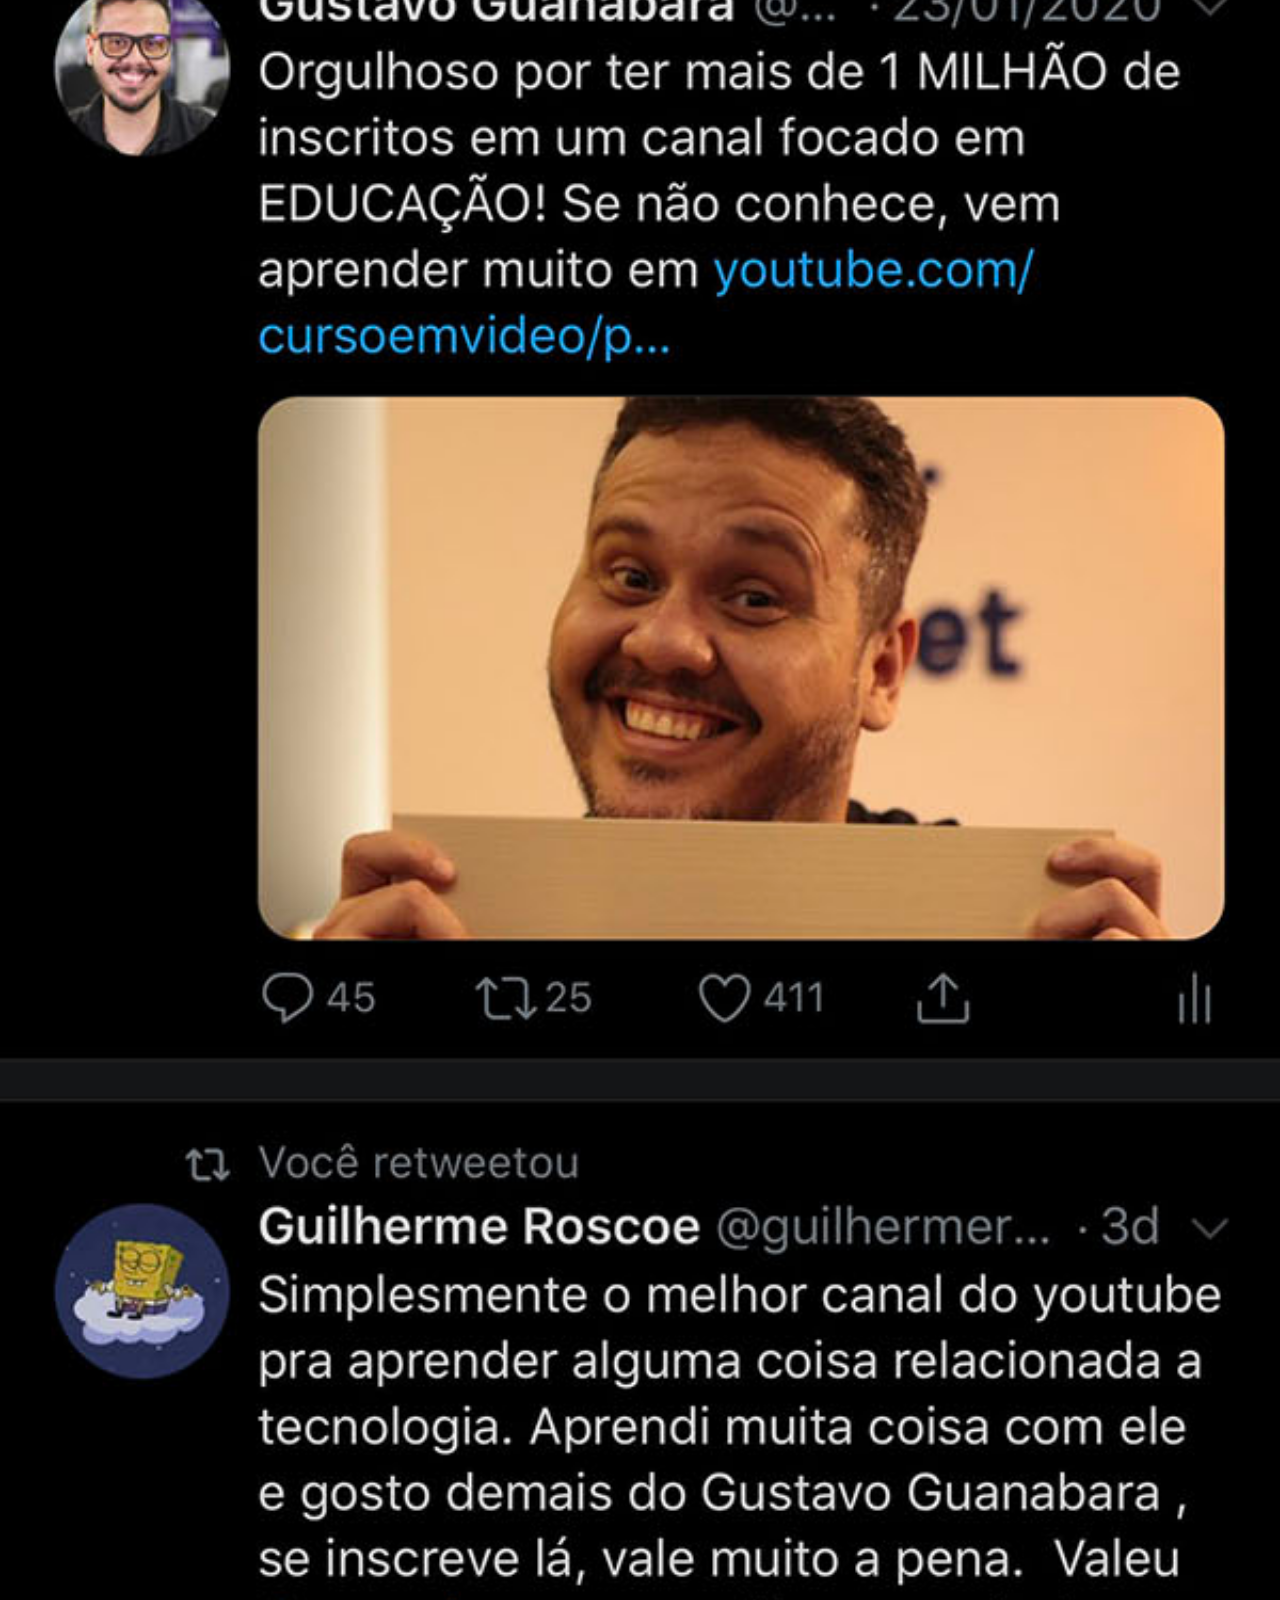
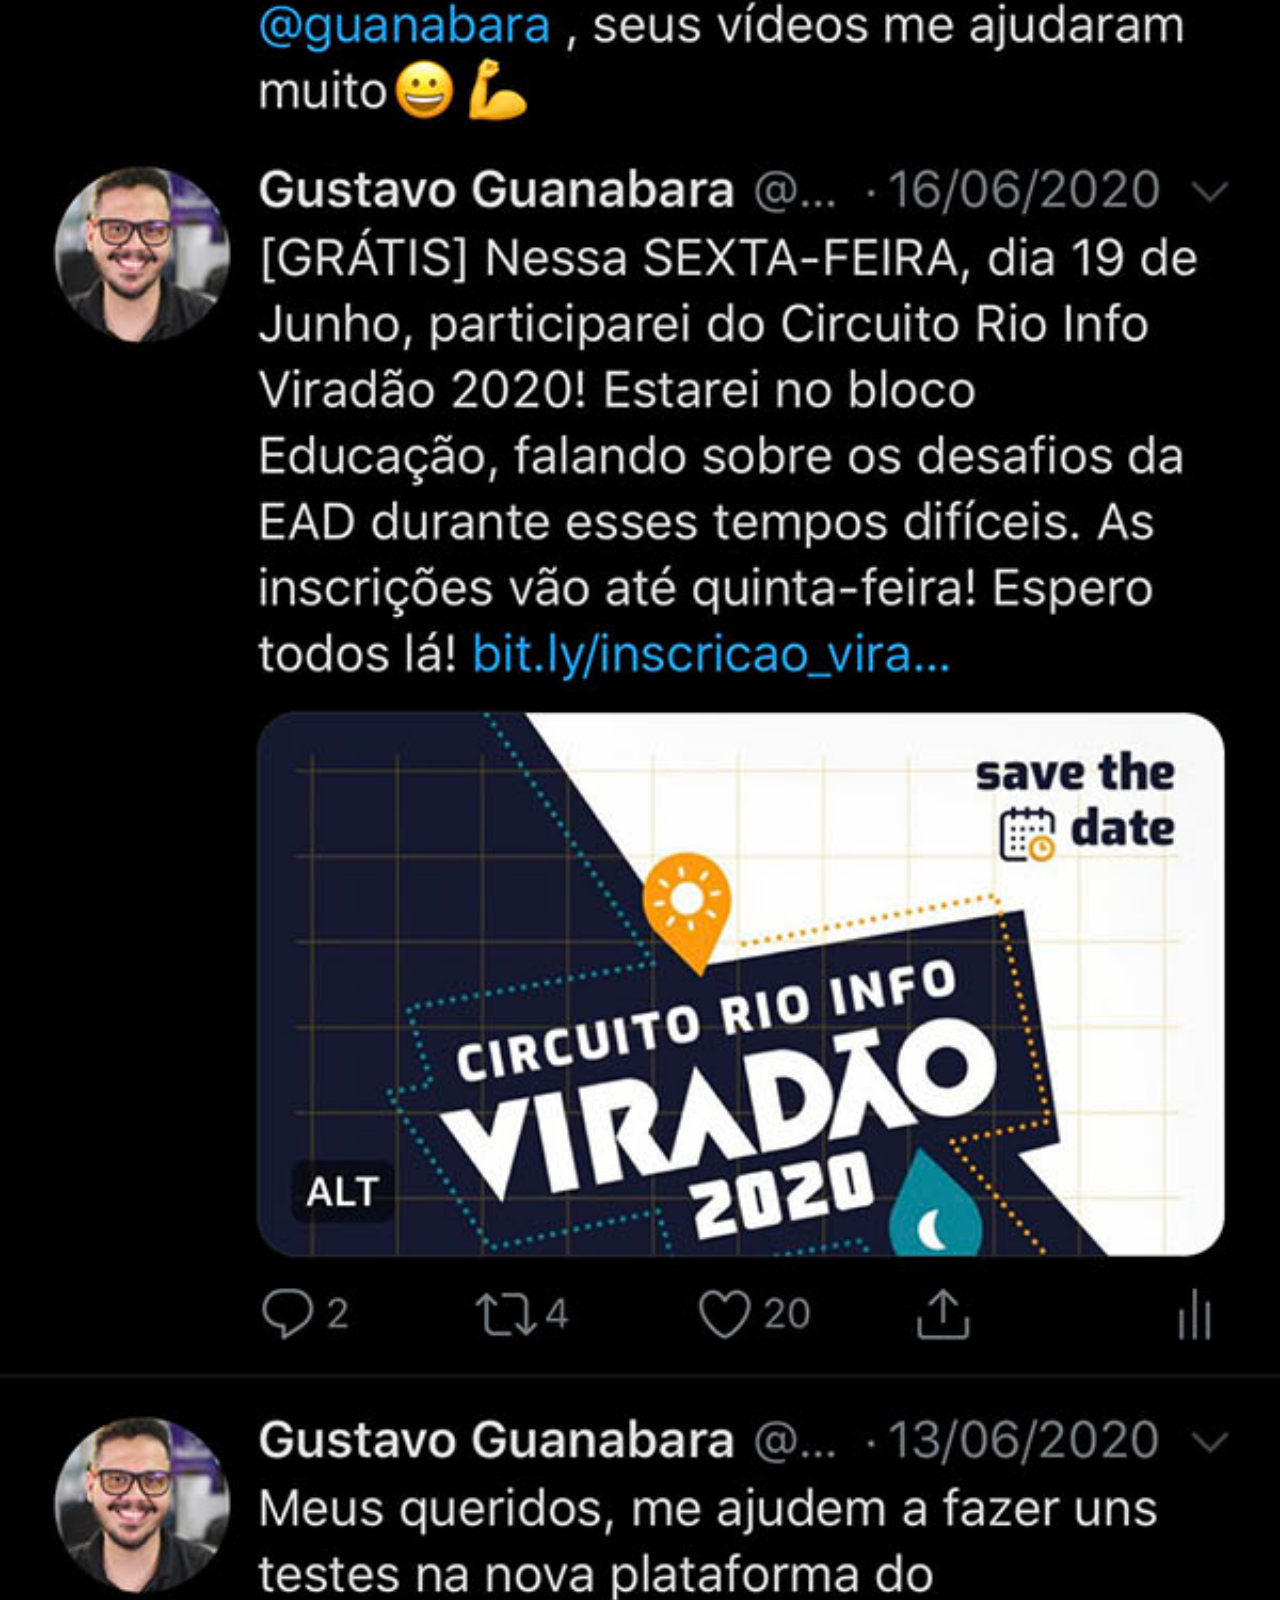
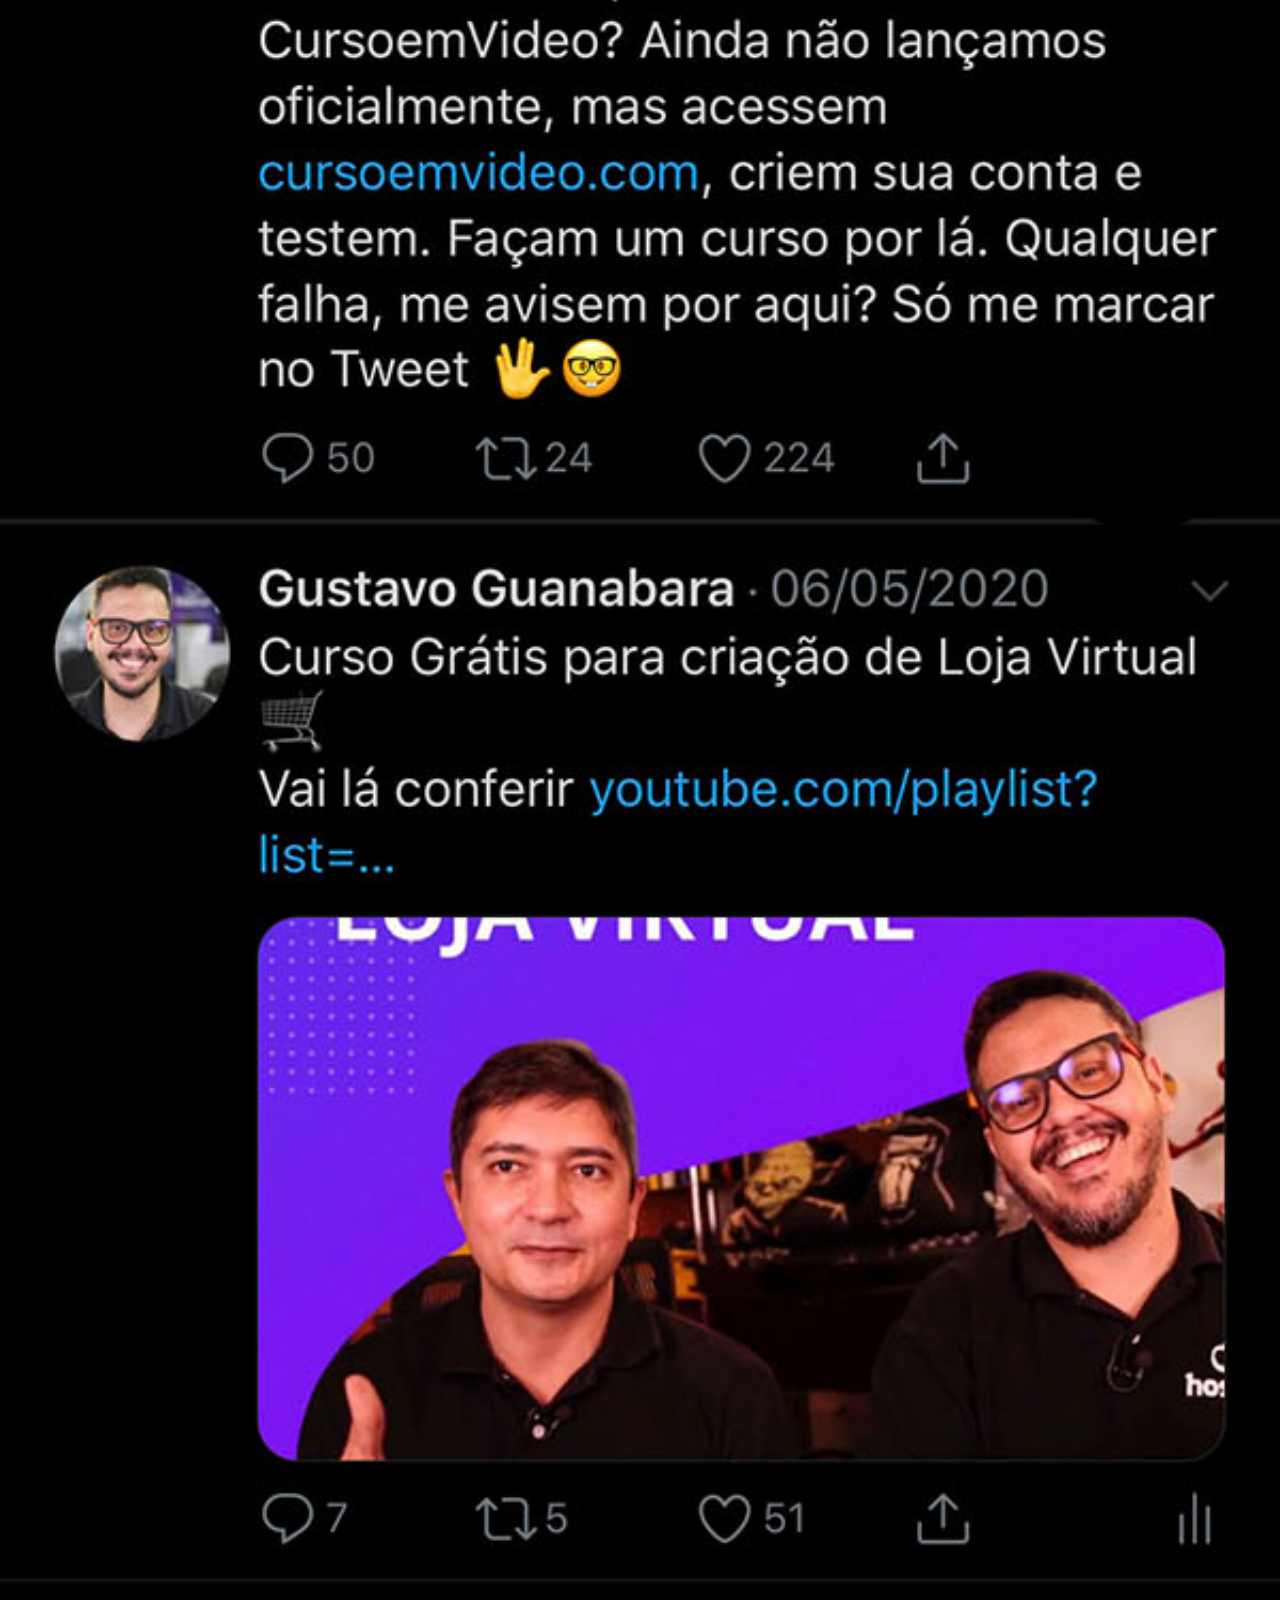
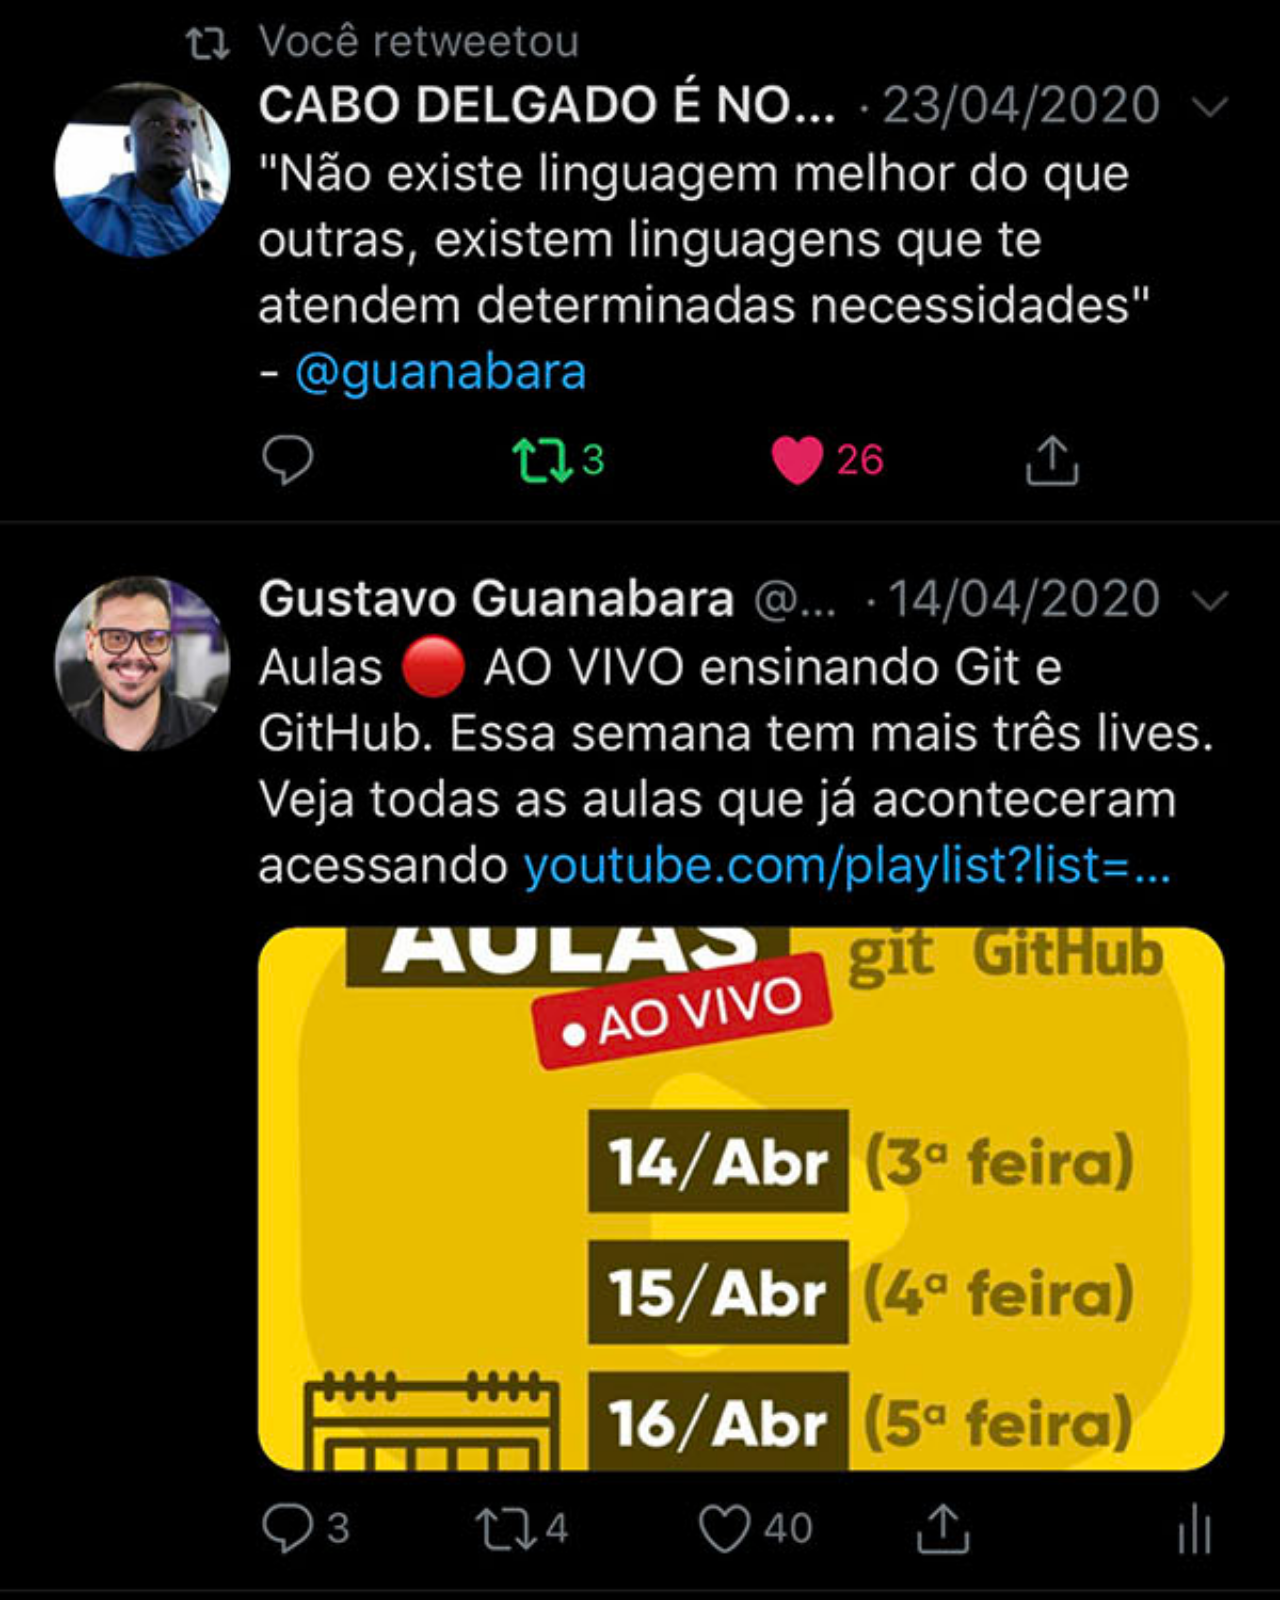
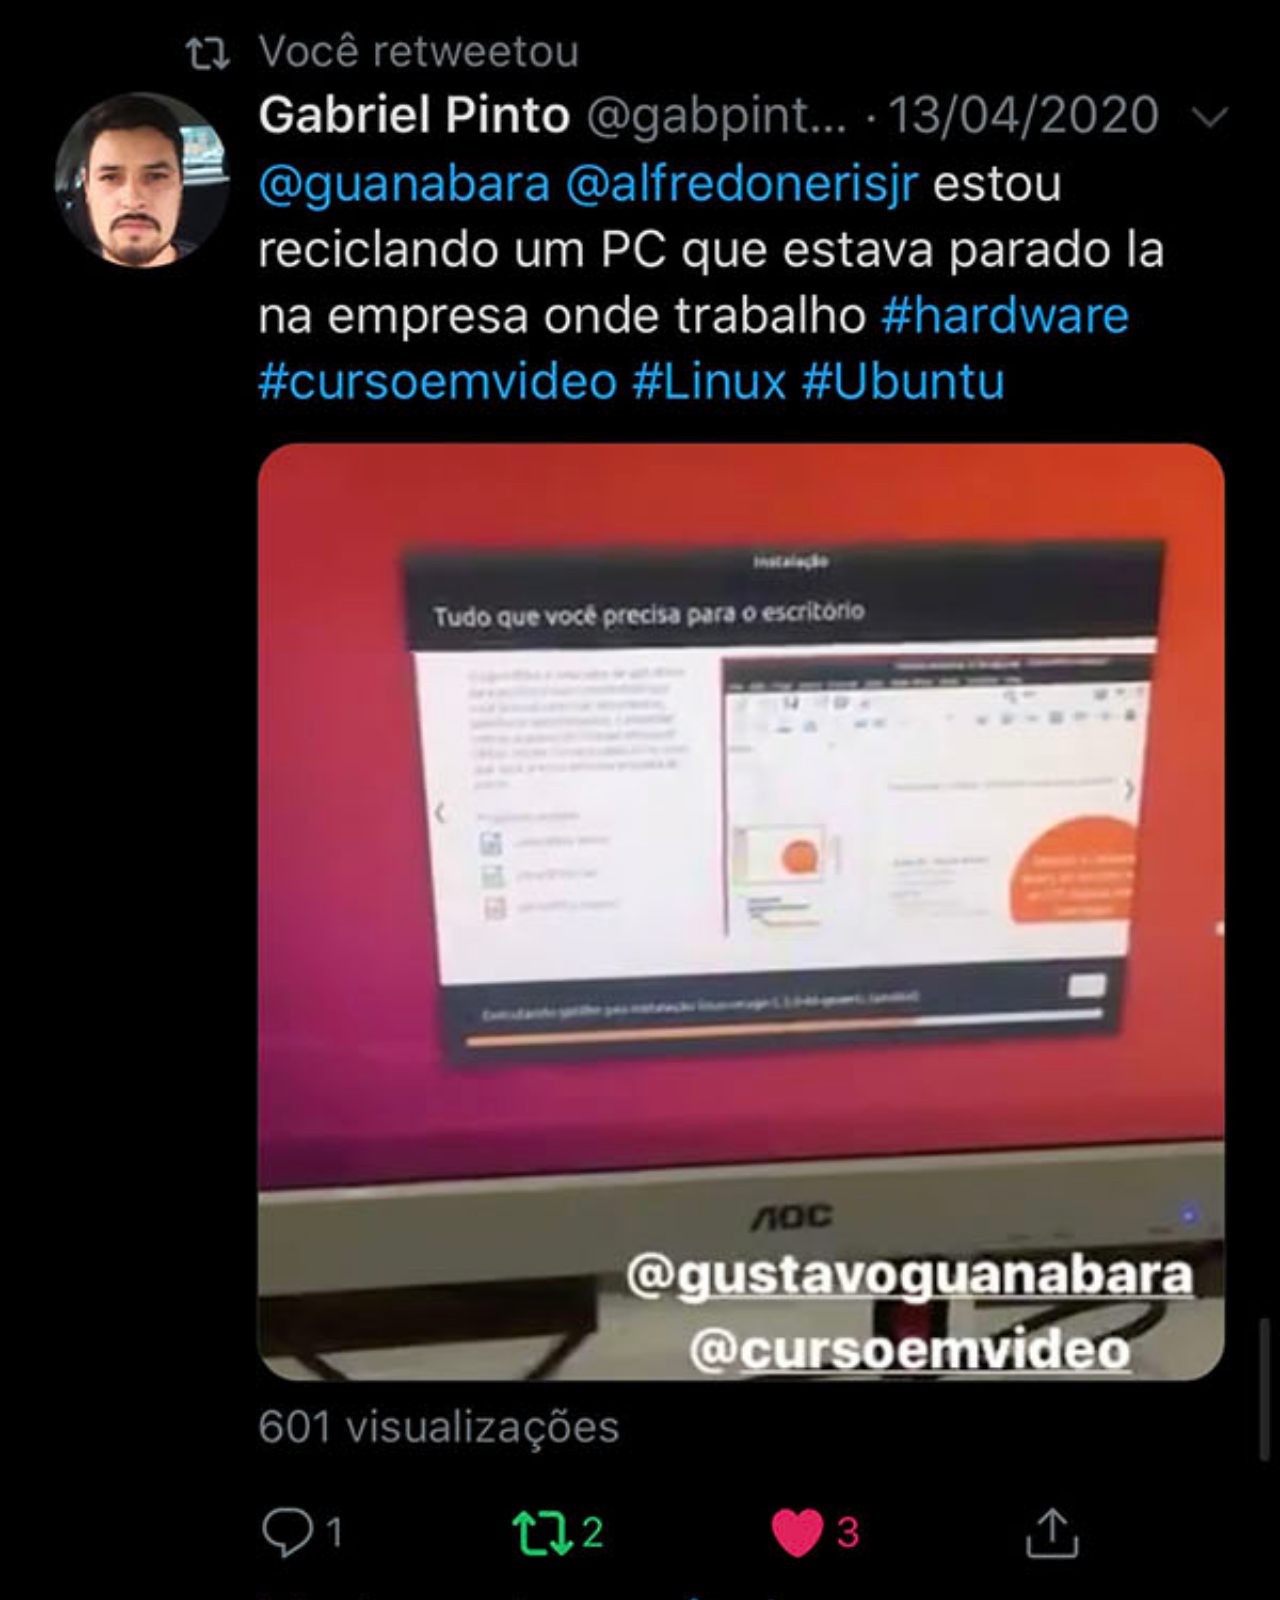
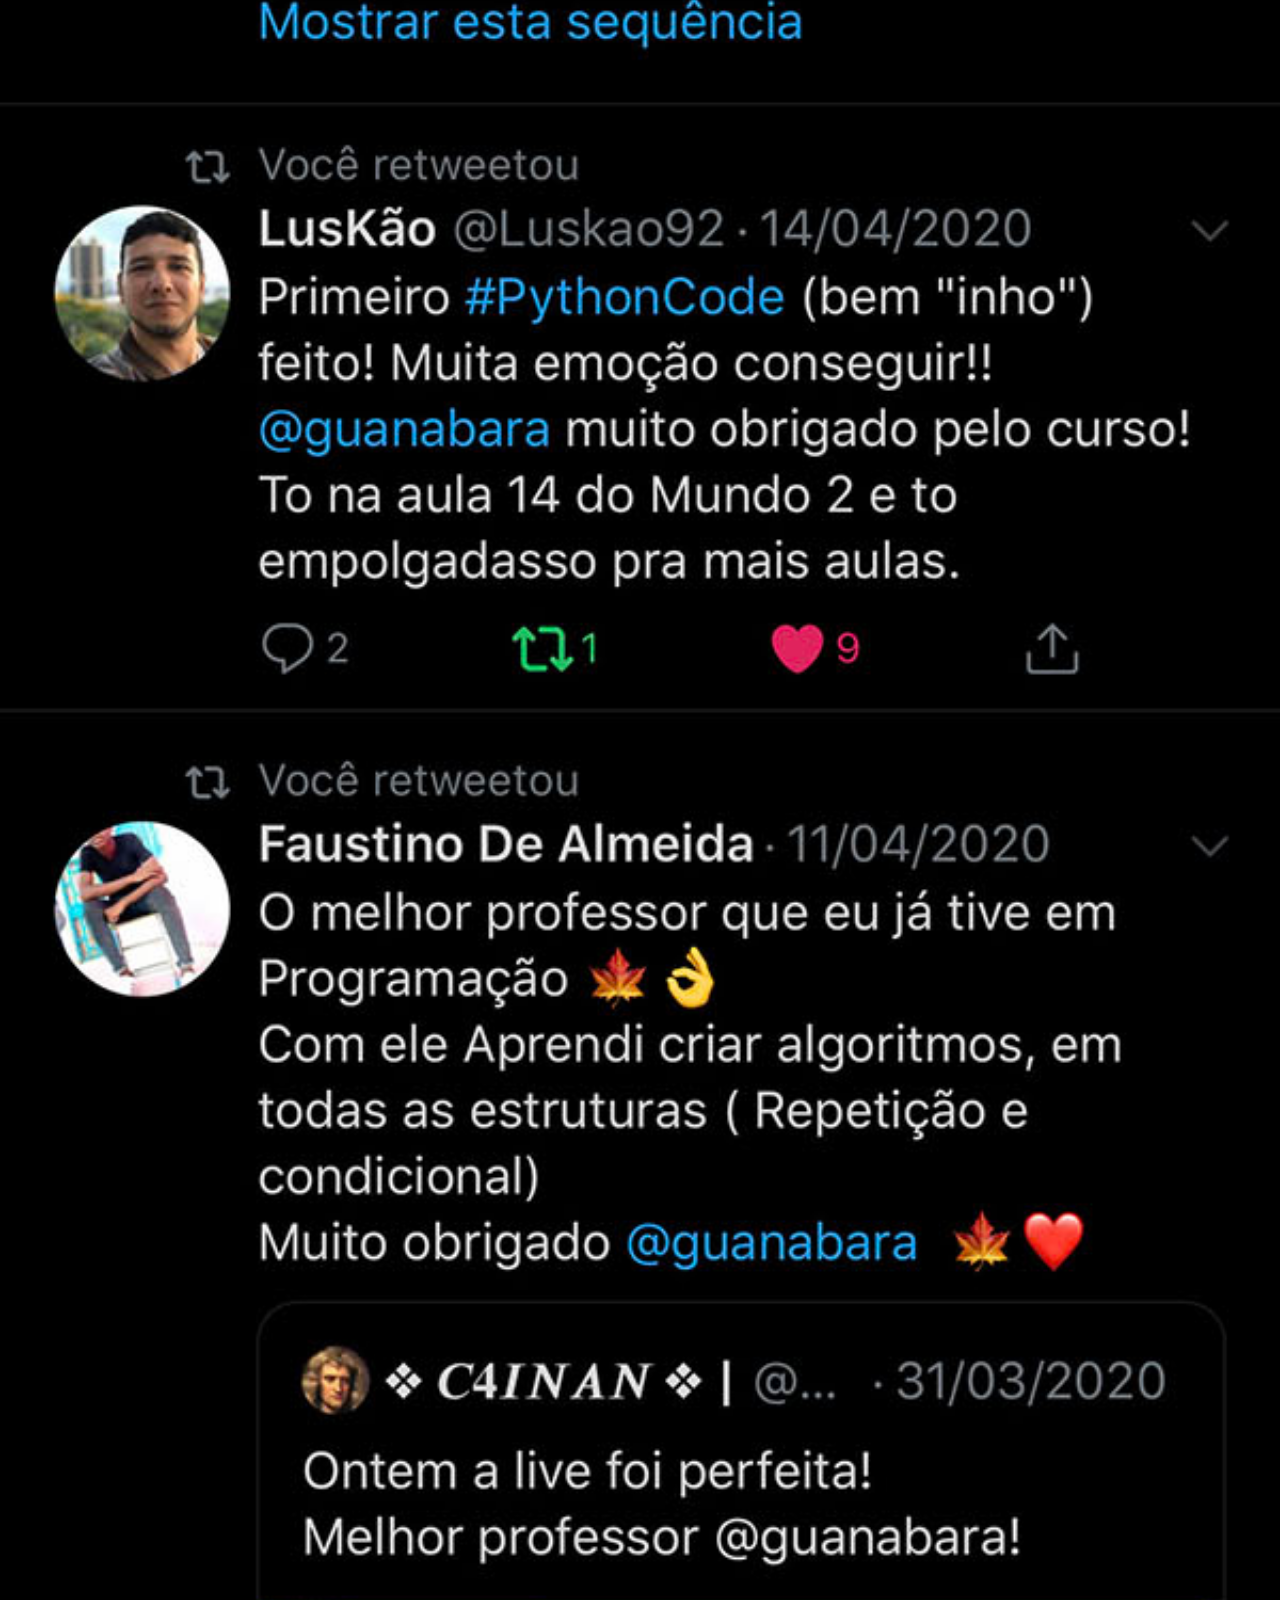
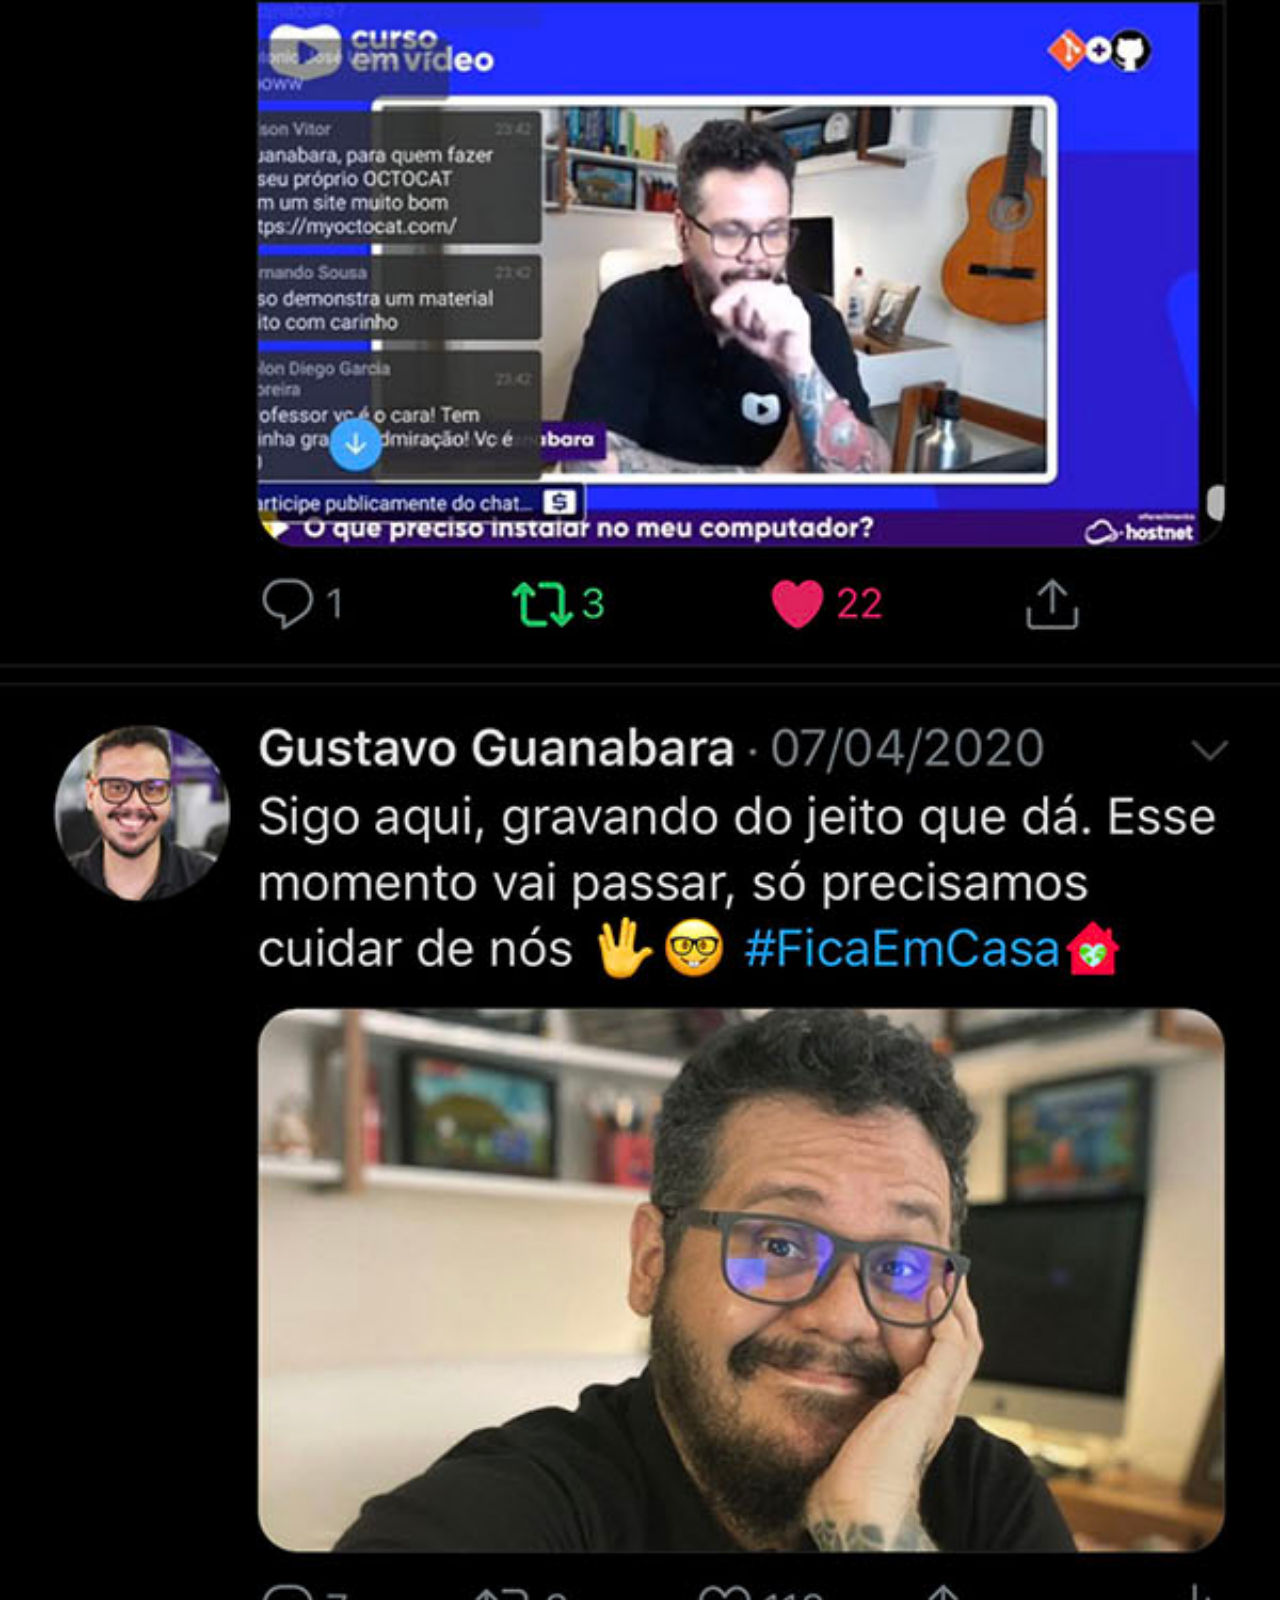
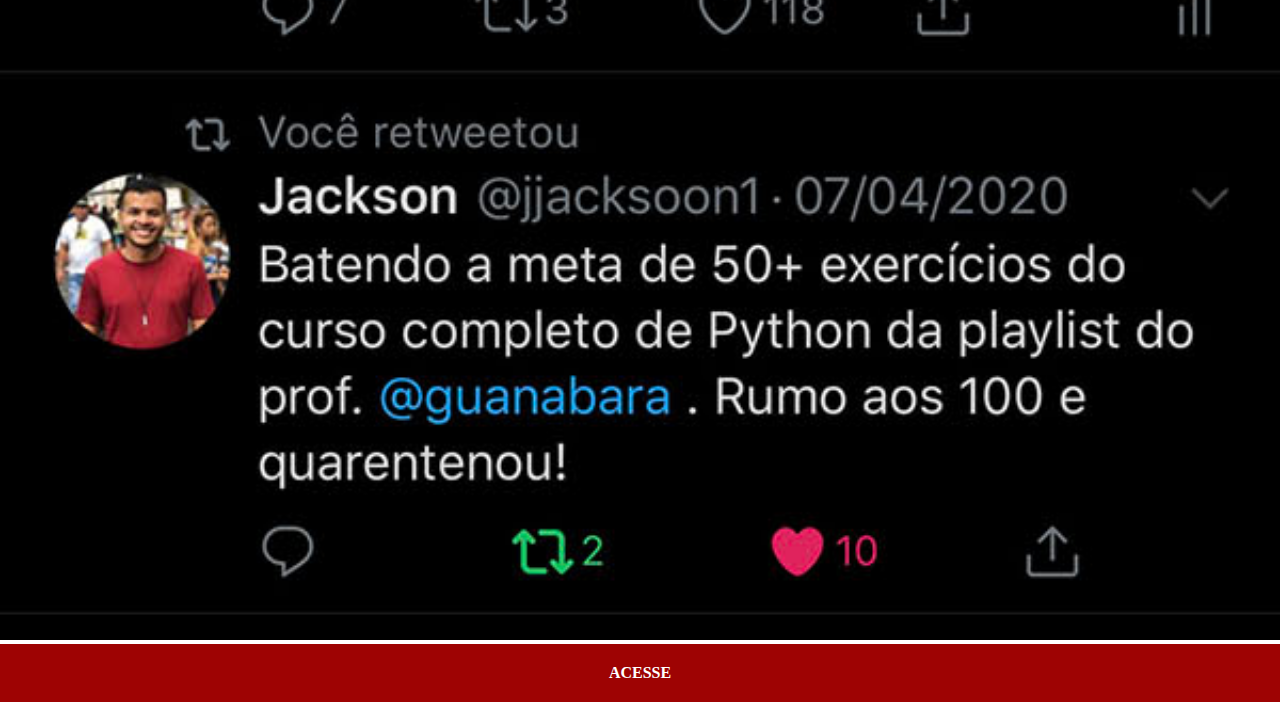
<file: paginasDoSite/twitter.html>
<!DOCTYPE html>
<html lang="en">
  <head>
    <meta charset="UTF-8" />
    <meta name="viewport" content="width=device-width, initial-scale=1.0" />
    <title>Document</title>
    <link rel="stylesheet" href="../estilo/social.css" />
  </head>
  <body>
    <img src="../imagens/tela-twitter.jpg" alt="" />
    <a href="">ACESSE</a>
  </body>
</html>
</file>
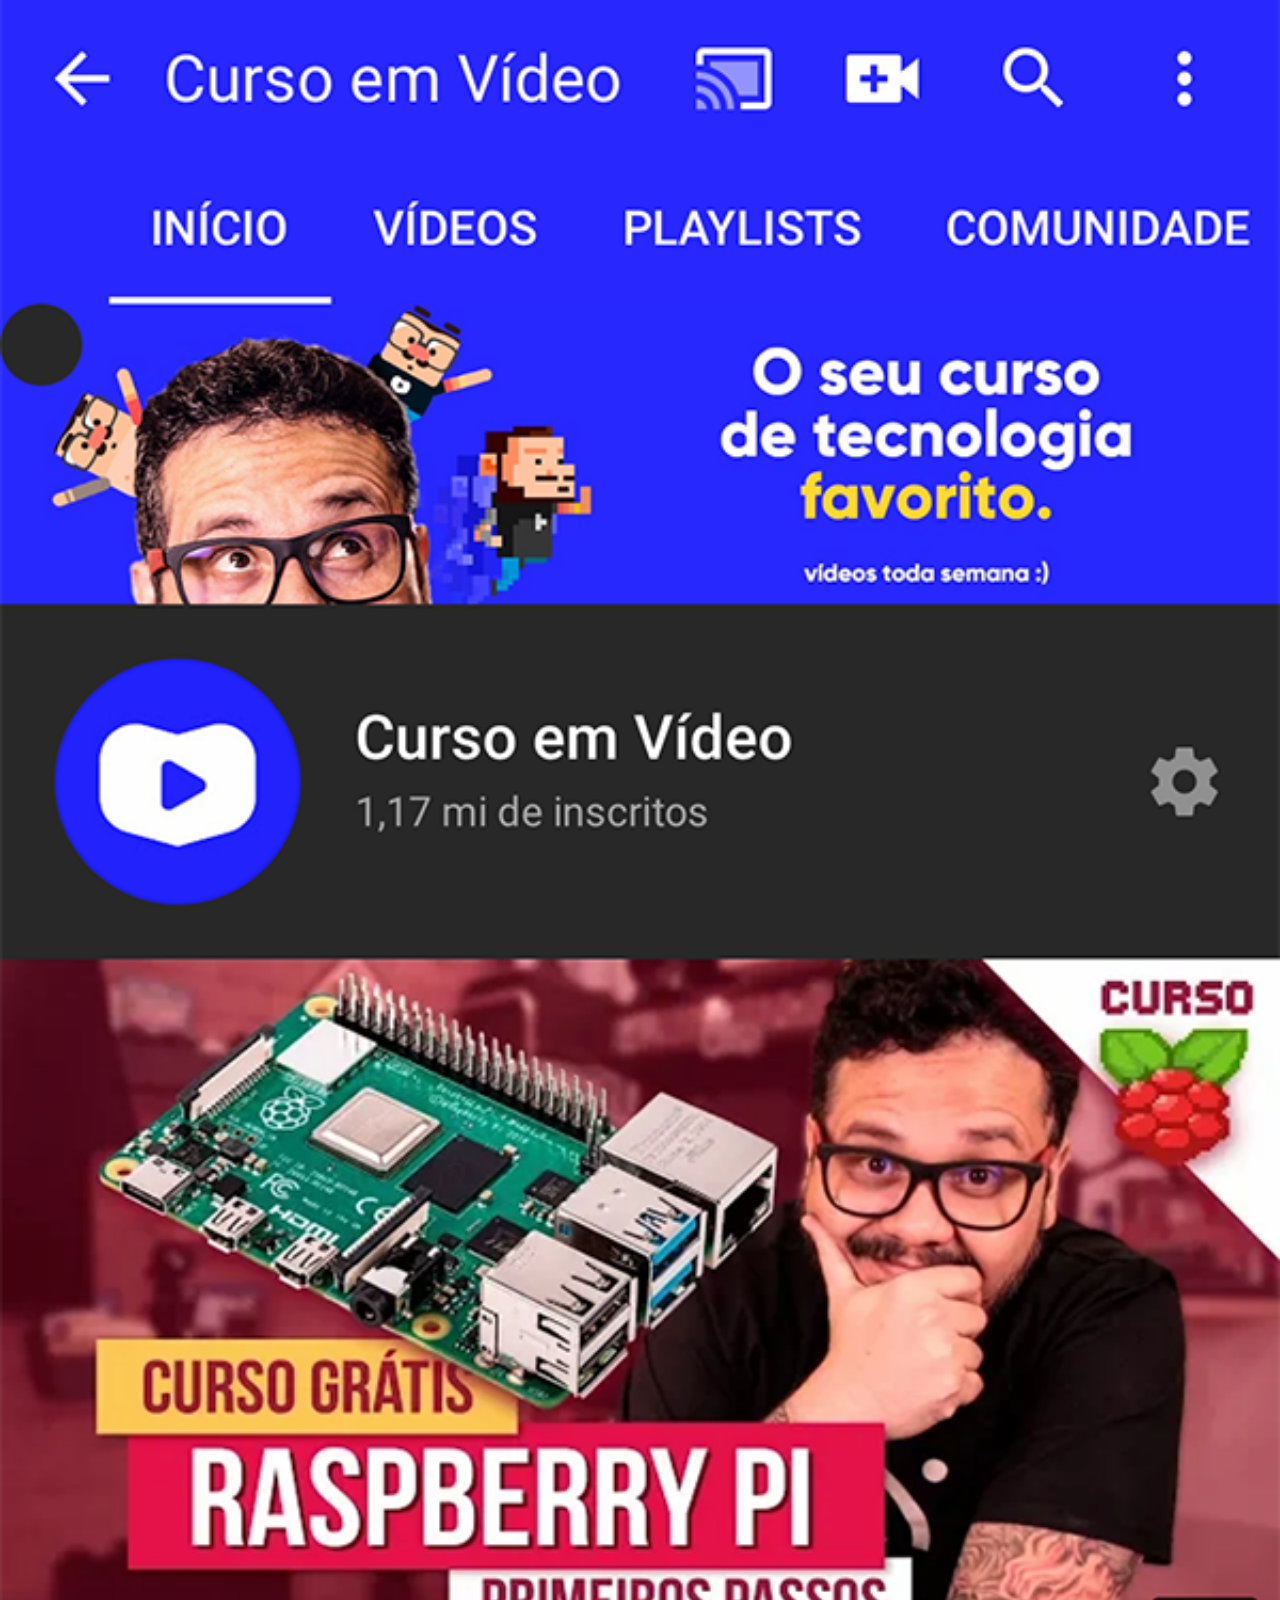
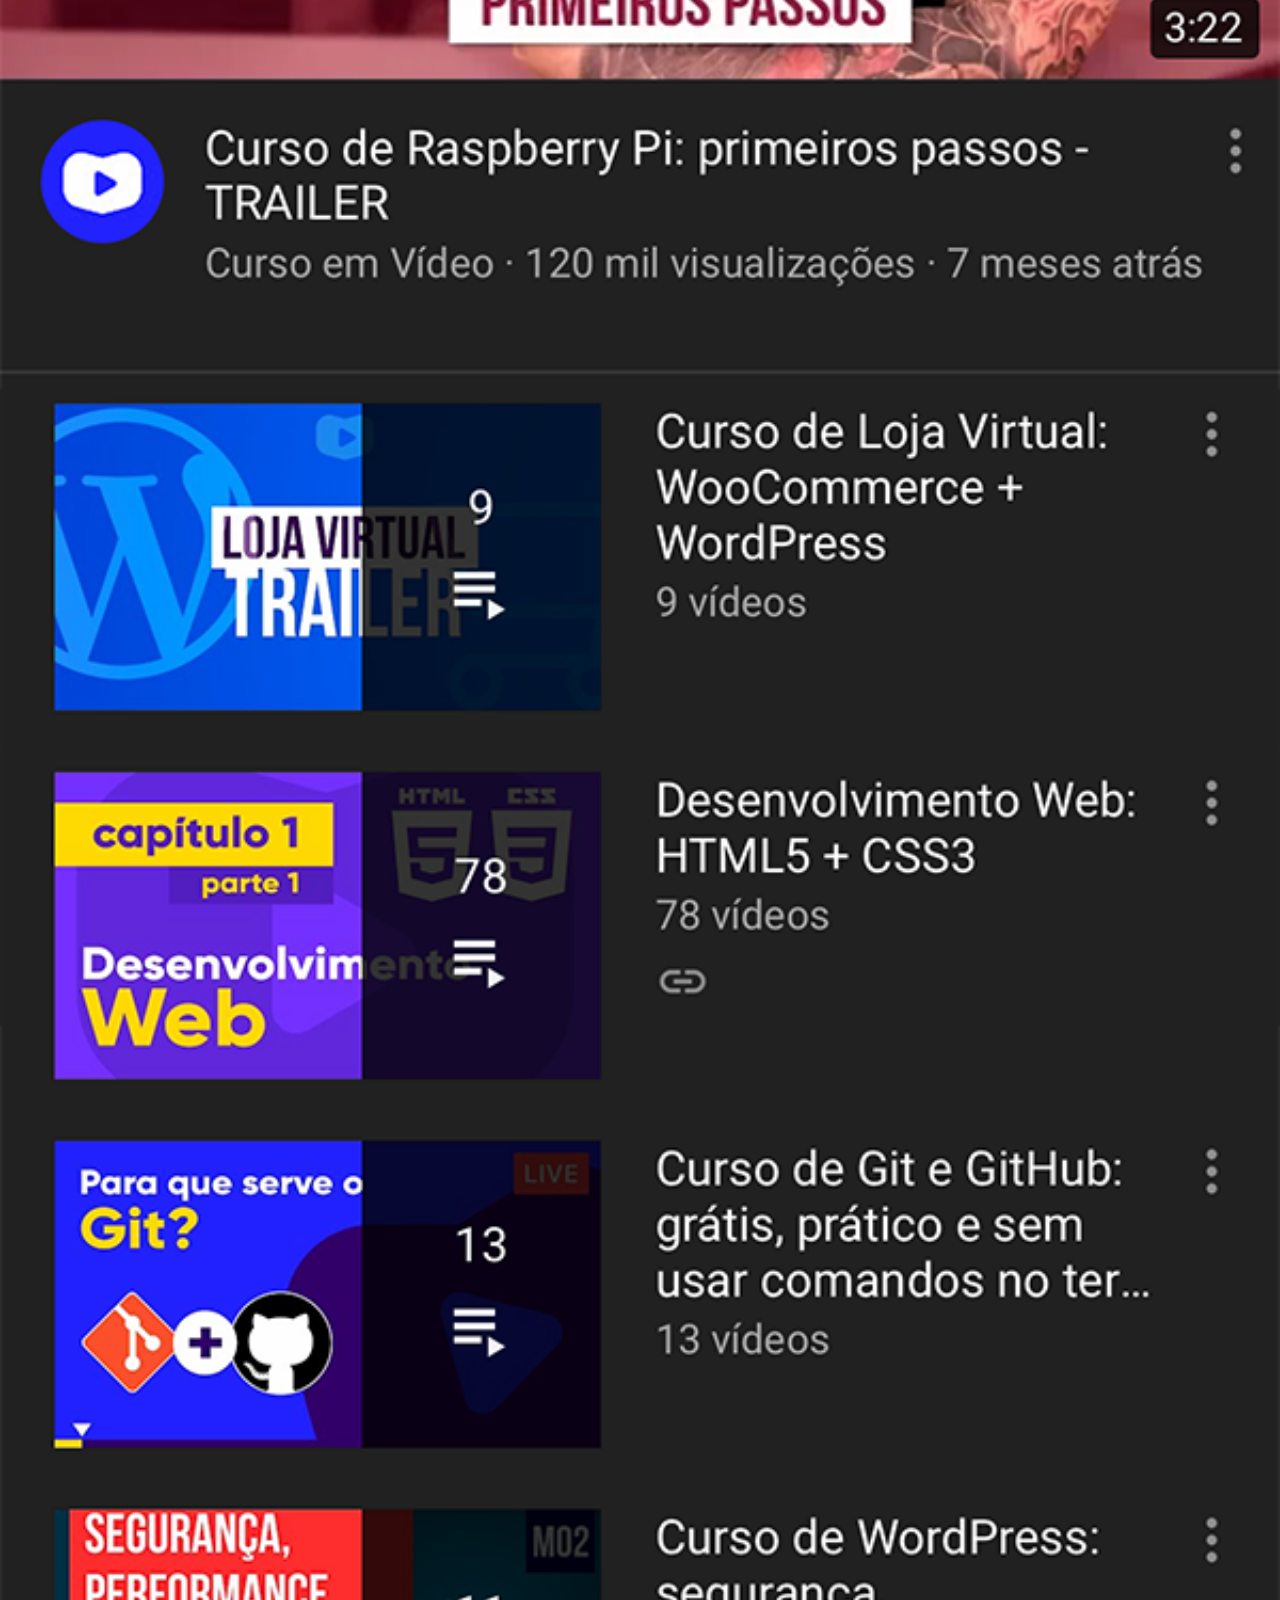
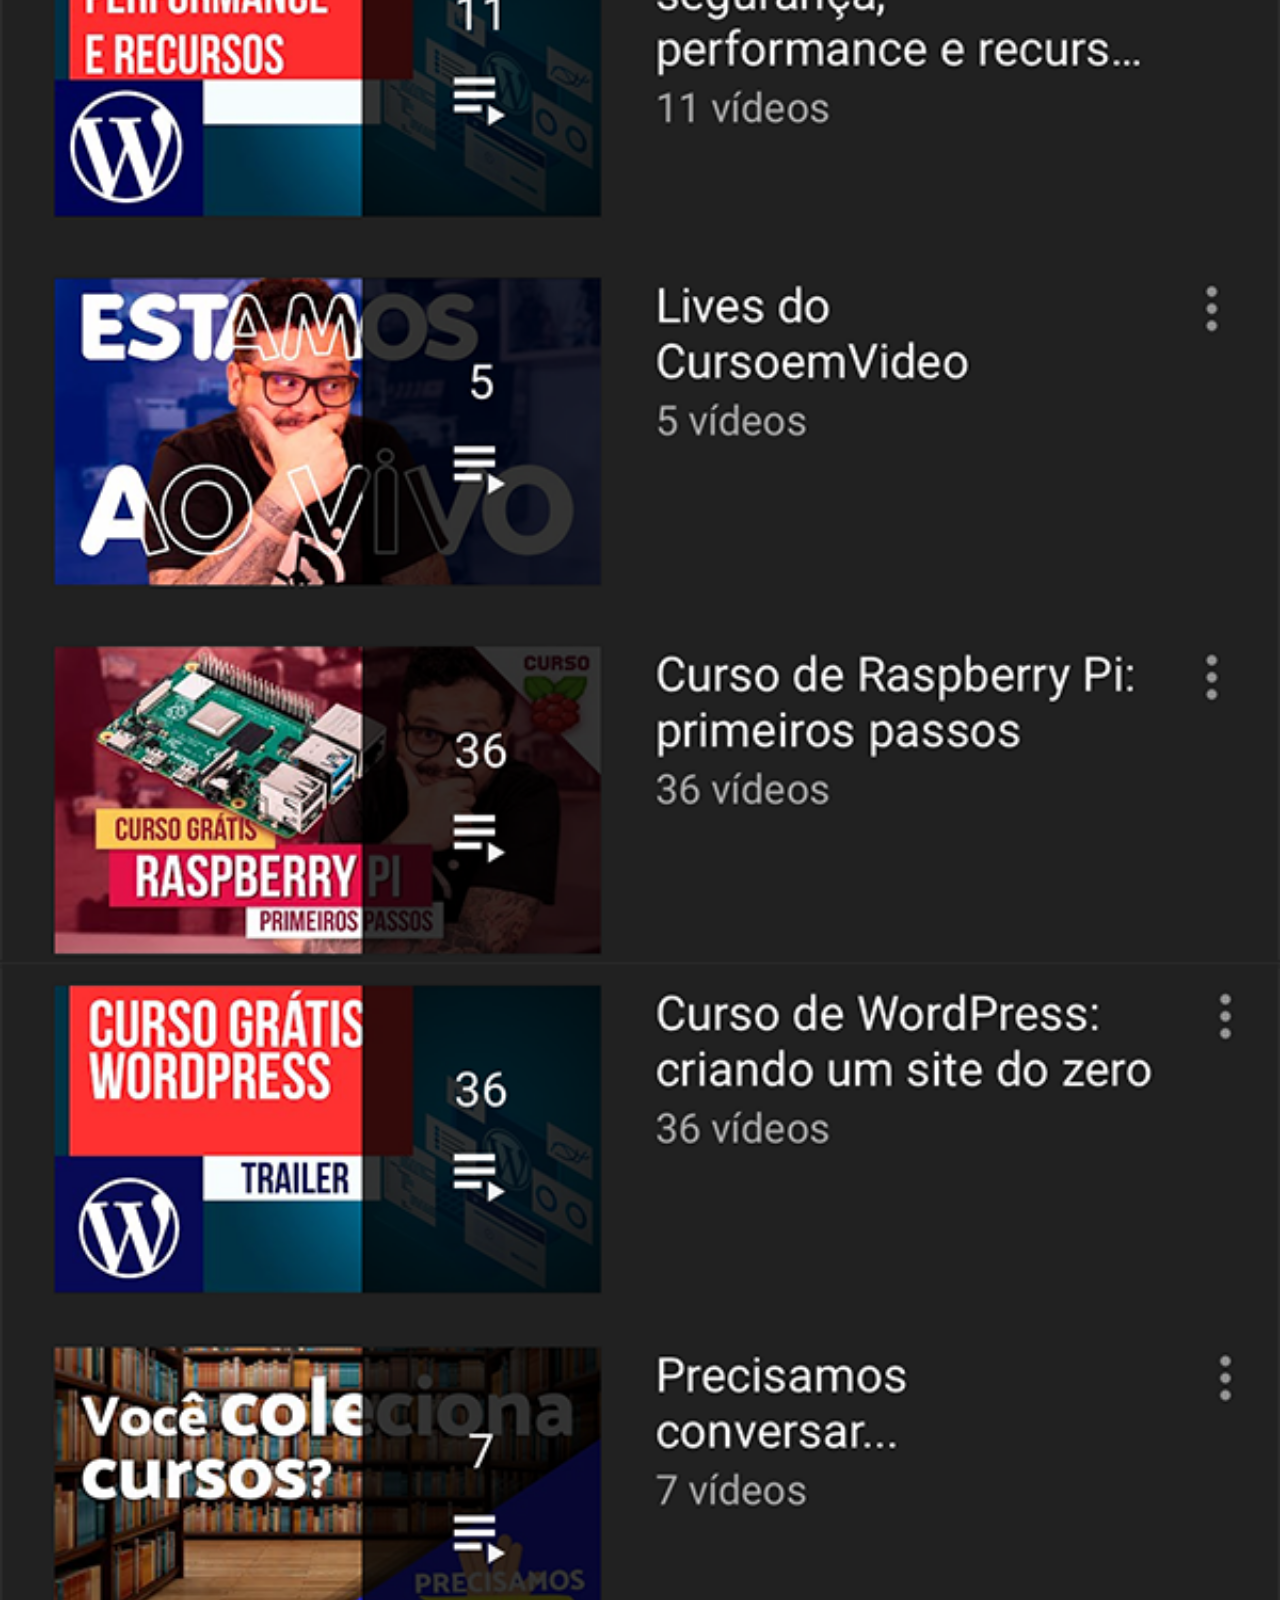
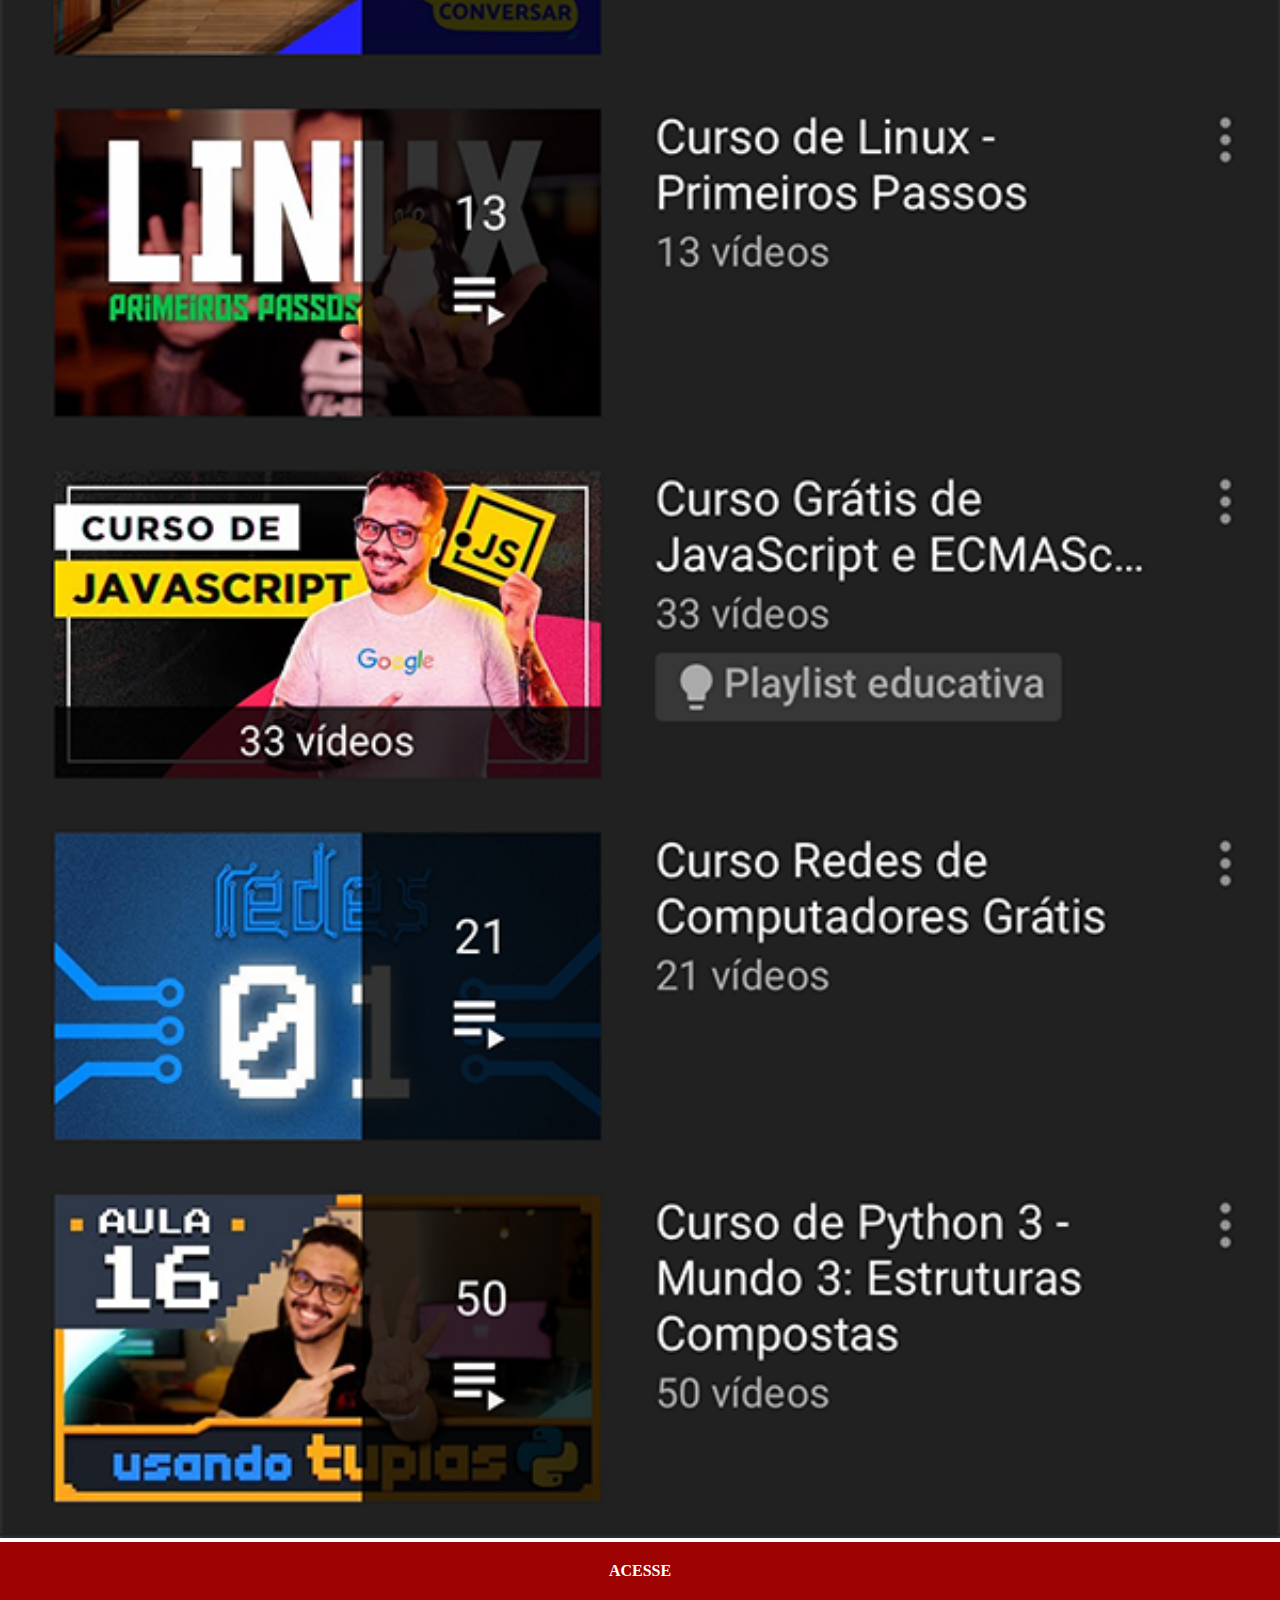
<file: paginasDoSite/youtube.html>
<!DOCTYPE html>
<html lang="en">
  <head>
    <meta charset="UTF-8" />
    <meta name="viewport" content="width=device-width, initial-scale=1.0" />
    <title>Document</title>
    <link rel="stylesheet" href="../estilo/social.css" />
  </head>
  <body>
    <img src="../imagens/tela-youtube.png" alt="" />
    <a href="https://www.youtube.com/c/CursoemV%C3%ADdeo/playlists">ACESSE</a>
  </body>
</html>
</file>
<file: estilo/style.css>
* {
  margin: 0px;
  padding: 0px;
}
html,
body {
  height: 100vh;
  width: 100vw;
  background-image: url(../imagens/fundo-madeira.jpg);
  background-size: cover;
}
main {
  display: flex;
  height: 100vh;
  position: relative;
}
img {
  width: 50px;
  border: none;
  border-radius: 100px;
  transition: width 0.2s, border 0.8s;
}

img:hover {
  border: 1px solid white;
  width: 53px;
  box-shadow: 3px 3px 20px black;
  transition: width 0.2s, border 0.8s;
}
ul {
  display: flex;
  flex-direction: column;
  align-items: end;
  padding: 10px;
  width: 100px;
}
li {
  list-style: none;
}

section#celular {
  background: url(../imagens/frame-iphone.png);
  background-repeat: no-repeat;
  width: 310px;
  height: 627px;
  margin: auto;
}
iframe#tela {
  position: relative;
  top: 80px;
  left: 22px;
  width: 269px;
  height: 471px;
}
::-webkit-scrollbar {
  display: none;
}
</file>
<file: estilo/social.css>
* {
  margin: 0px;
  padding: 0px;
}
img {
  width: 100vw;
}

a {
  display: block;
  background-color: rgb(158, 3, 3);
  color: white;
  padding: 20px;
  text-align: center;
  font-weight: bolder;
  text-decoration: none;
}
a:hover {
  background-color: red;
}
::-webkit-scrollbar {
  width: 0px;
  height: 0px;
}
</file>
<file: estilo/home.css>
* {
  margin: 0px;
  padding: 0px;
}
body {
  width: 100vw;
  height: 100vh;
  background-image: url(../imagens/tela-home.jpg);
  background-repeat: no-repeat;
  background-position: top center;
  background-size: cover;
}
</file>
